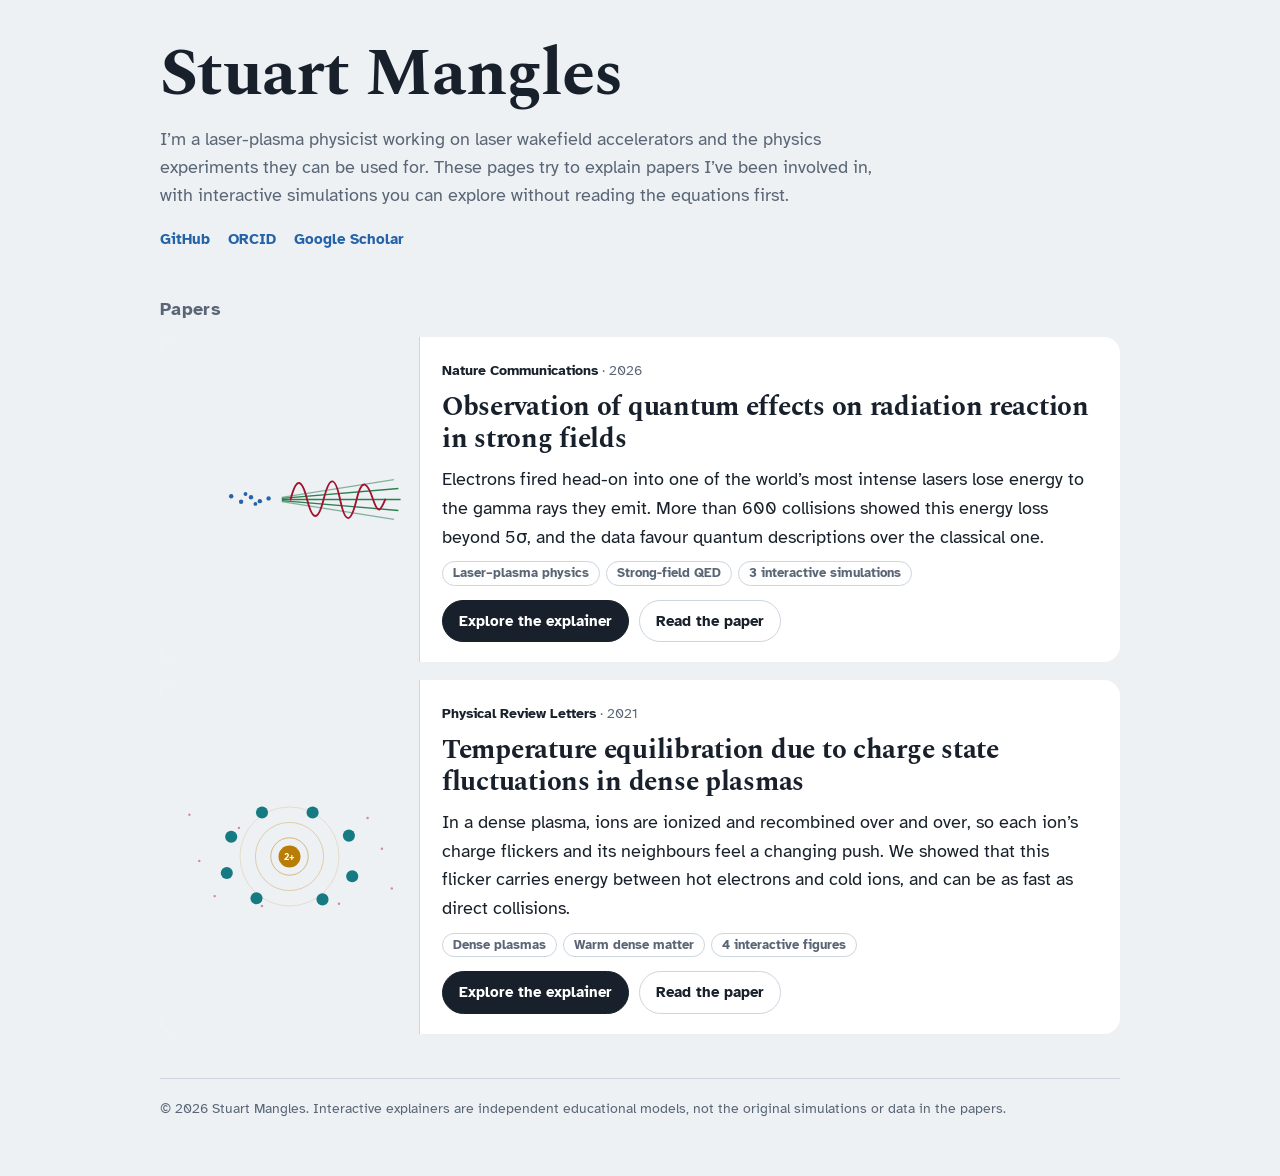
<file: index.html>
<!DOCTYPE html>
<html lang="en">
<head>
<meta charset="utf-8">
<meta name="viewport" content="width=device-width, initial-scale=1, viewport-fit=cover">
<!-- EDIT: your name -->
<title>Stuart Mangles — research, explained</title>
<meta name="description" content="Interactive explainers for research papers I’ve worked on.">
<link rel="preconnect" href="https://fonts.googleapis.com">
<link rel="preconnect" href="https://fonts.gstatic.com" crossorigin>
<link href="https://fonts.googleapis.com/css2?family=Atkinson+Hyperlegible:ital,wght@0,400;0,700;1,400&family=Spectral:wght@500;700&display=swap" rel="stylesheet">
<style>
:root{
  --bg:#EDF1F4; --panel:#FFFFFF; --ink:#18212B; --muted:#5A6676; --line:#CDD5DE;
  --laser:#A3122F; --qc:#2563A8; --gamma:#2F7D4F; --accent:#2563A8; --chg:#B97C05; --ion:#167A82; --elec:#BE2F72;
  color-scheme: light; box-sizing:border-box;
  padding-top:env(safe-area-inset-top,0px); padding-bottom:env(safe-area-inset-bottom,0px);
}
@media (prefers-color-scheme: dark){
  :root:not([data-theme="light"]){
    --bg:#0F151C; --panel:#18212B; --ink:#E4EAF0; --muted:#98A4B3; --line:#2C3846;
    --laser:#F0506E; --qc:#5C9BE6; --gamma:#5DBB84; --accent:#5C9BE6; --chg:#F0B23A; --ion:#4CC3C9; --elec:#F06BA8; color-scheme: dark;
  }
}
:root[data-theme="dark"]{
  --bg:#0F151C; --panel:#18212B; --ink:#E4EAF0; --muted:#98A4B3; --line:#2C3846;
  --laser:#F0506E; --qc:#5C9BE6; --gamma:#5DBB84; --accent:#5C9BE6; --chg:#F0B23A; --ion:#4CC3C9; --elec:#F06BA8; color-scheme: dark;
}
*,*::before,*::after{box-sizing:inherit}
html{scroll-padding-top:env(safe-area-inset-top,0px)}
body{margin:0;background:var(--bg);color:var(--ink);font:400 18px/1.6 "Atkinson Hyperlegible",system-ui,-apple-system,"Segoe UI",sans-serif;-webkit-font-smoothing:antialiased}
.wrap{max-width:1000px;margin:0 auto;padding:40px 20px 56px}
h1,h2,h3{font-family:Spectral,Georgia,"Times New Roman",serif;font-weight:700;letter-spacing:-0.01em;margin:0}
h1{font-size:clamp(2.4rem,7vw,4.2rem);line-height:1.02}
h2{font-size:1.1rem;font-family:"Atkinson Hyperlegible",system-ui,sans-serif;letter-spacing:.02em;color:var(--muted);margin:44px 0 14px}
h3{font-size:clamp(1.35rem,3.4vw,1.7rem);line-height:1.15}
a{color:var(--accent)}
a:focus-visible{outline:3px solid var(--accent);outline-offset:2px;border-radius:4px}
.intro{max-width:62ch;color:var(--muted);font-size:1.1rem;margin:16px 0 0}
.links{display:flex;flex-wrap:wrap;gap:8px 18px;margin:18px 0 0;padding:0;list-style:none;font-weight:700;font-size:.95rem}
.links a{text-decoration:none}
.links a:hover{text-decoration:underline}

.papers{display:grid;gap:18px;margin:0;padding:0;list-style:none}
.paper{background:var(--panel);border-radius:16px;overflow:hidden;display:grid;grid-template-columns:260px minmax(0,1fr)}
.thumb{background:var(--bg);display:flex;align-items:center;justify-content:center;padding:14px;border-right:1px solid var(--line)}
.thumb svg{width:100%;height:auto;display:block}
.body{padding:22px 22px 20px;display:flex;flex-direction:column;gap:10px}
.meta{font-size:.9rem;color:var(--muted);margin:0}
.meta b{color:var(--ink)}
.summary{margin:0;max-width:62ch}
.role{margin:0;font-size:.95rem;color:var(--muted)}
.actions{display:flex;flex-wrap:wrap;gap:10px;margin-top:4px}
.btn{display:inline-block;font-size:.95rem;font-weight:700;text-decoration:none;border-radius:999px;padding:8px 16px;border:1.5px solid var(--line);color:var(--ink)}
.btn:hover{border-color:var(--muted)}
.btn.primary{background:var(--ink);color:var(--panel);border-color:var(--ink)}
.btn.primary:hover{opacity:.9}
.tags{display:flex;flex-wrap:wrap;gap:6px;margin:0;padding:0;list-style:none}
.tags li{font-size:.8rem;font-weight:700;color:var(--muted);border:1.5px solid var(--line);border-radius:999px;padding:1px 10px}
/* ===== Flickering-charge thumbnail (charge fluctuations paper) ===== */
.flicker .shells,.flicker .nbrs{transform-box:view-box;transform-origin:210px 110px}
.flicker .shells{animation:fl-shells 5s ease-in-out infinite}
.flicker .nbrs{animation:fl-nbrs 5s ease-in-out infinite}
.flicker .z2{animation:fl-z2 5s steps(1,end) infinite}
.flicker .z3{animation:fl-z3 5s steps(1,end) infinite}
.flicker .glow{transform-box:view-box;transform-origin:210px 110px;animation:fl-glow 5s ease-out infinite}
.flicker .e-out{animation:fl-eout 5s linear infinite}
.flicker .e-in{animation:fl-ein 5s linear infinite}
@keyframes fl-shells{0%,38%{transform:scale(1)}44%,84%{transform:scale(.67)}90%,100%{transform:scale(1)}}
@keyframes fl-nbrs{0%,38%{transform:scale(1)}54%,84%{transform:scale(1.08)}98%,100%{transform:scale(1)}}
@keyframes fl-z2{0%{opacity:1}40%{opacity:0}88%{opacity:1}}
@keyframes fl-z3{0%{opacity:0}40%{opacity:1}88%{opacity:0}}
@keyframes fl-glow{0%,39%{opacity:0;transform:scale(1)}40%{opacity:.45;transform:scale(1)}50%{opacity:0;transform:scale(1.9)}87%{opacity:0;transform:scale(1)}88%{opacity:.45;transform:scale(1)}98%,100%{opacity:0;transform:scale(1.9)}}
@keyframes fl-eout{0%,39.9%{opacity:0;transform:translate(0,0)}40%{opacity:1;transform:translate(0,0)}62%{opacity:0;transform:translate(150px,-48px)}100%{opacity:0;transform:translate(150px,-48px)}}
@keyframes fl-ein{0%,67.9%{opacity:0;transform:translate(-150px,42px)}68%{opacity:0;transform:translate(-150px,42px)}72%{opacity:1}87.9%{opacity:1;transform:translate(0,0)}88%,100%{opacity:0;transform:translate(0,0)}}
@media (prefers-reduced-motion:reduce){.flicker *{animation:none!important}.flicker .z3,.flicker .e-out,.flicker .e-in,.flicker .glow{opacity:0}}
footer{margin-top:44px;padding-top:18px;border-top:1px solid var(--line);color:var(--muted);font-size:.9rem}
@media (max-width:720px){
  .paper{grid-template-columns:minmax(0,1fr)}
  .thumb{border-right:0;border-bottom:1px solid var(--line);padding:10px 14px}
  .thumb svg{max-width:360px}
  .body{padding:18px 16px}
}
</style>
</head>
<body>
<div class="wrap">
  <header>
    <!-- EDIT: your name, a one- or two-sentence introduction, and your links -->
    <h1>Stuart Mangles</h1>
    <p class="intro">I’m a laser-plasma physicist working on laser wakefield accelerators and the physics experiments they can be used for. These pages try to explain papers I’ve been involved in, with interactive simulations you can explore without reading the equations first.</p>
    <ul class="links">
      <li><a href="https://github.com/sm297">GitHub</a></li>
      <li><a href="n">ORCID</a></li>
      <li><a href="https://scholar.google.com/citations?user=MHIYfcIAAAAJ">Google Scholar</a></li>
    </ul>
  </header>

  <main>
    <h2>Papers</h2>
    <ul class="papers">

      <!-- ===== Paper: radiation reaction (Nature Communications, 2026) ===== -->
      <li class="paper">
        <div class="thumb" aria-hidden="true">
          <svg viewBox="0 0 420 220">
            <g stroke="var(--gamma)" stroke-width="2.4" fill="none">
              <path d="M196 110 L412 110"/><path d="M196 108 L408 90"/><path d="M196 112 L408 130"/>
              <path d="M196 106 L400 74" stroke-opacity=".55"/><path d="M196 114 L400 146" stroke-opacity=".55"/>
            </g>
            <g fill="var(--qc)">
              <circle cx="104" cy="104" r="4"/><circle cx="122" cy="114" r="4"/><circle cx="140" cy="106" r="4"/>
              <circle cx="156" cy="113" r="4"/><circle cx="172" cy="108" r="4"/><circle cx="130" cy="100" r="3.5"/><circle cx="148" cy="118" r="3.5"/>
            </g>
            <path d="M212 110 C222 70, 232 70, 242 110 S262 150, 272 110 S292 62, 302 110 S322 152, 332 110 S352 80, 362 110 S376 128, 384 110"
                  stroke="var(--laser)" stroke-width="3.4" fill="none" stroke-linecap="round"/>
          </svg>
        </div>
        <div class="body">
          <p class="meta"><b>Nature Communications</b> · 2026</p>
          <h3>Observation of quantum effects on radiation reaction in strong fields</h3>
          <p class="summary">Electrons fired head-on into one of the world’s most intense lasers lose energy to the gamma rays they emit. More than 600 collisions showed this energy loss beyond 5σ, and the data favour quantum descriptions over the classical one.</p>
          <ul class="tags"><li>Laser–plasma physics</li><li>Strong-field QED</li><li>3 interactive simulations</li></ul>
          <div class="actions">
            <a class="btn primary" href="radiation-reaction/index.html">Explore the explainer</a>
            <a class="btn" href="https://doi.org/10.1038/s41467-025-67918-8">Read the paper</a>
          </div>
        </div>
      </li>

      <!-- ===== Paper: charge-state fluctuations (Physical Review Letters, 2021) ===== -->
      <li class="paper">
        <div class="thumb" aria-hidden="true">
          <svg viewBox="0 0 420 220" class="flicker">
            <g fill="var(--elec)" opacity=".55">
              <circle cx="28" cy="34" r="2.2"/><circle cx="74" cy="182" r="2.2"/><circle cx="118" cy="58" r="2.2"/><circle cx="352" cy="40" r="2.2"/>
              <circle cx="396" cy="168" r="2.2"/><circle cx="300" cy="196" r="2.2"/><circle cx="46" cy="118" r="2.2"/><circle cx="378" cy="96" r="2.2"/>
              <circle cx="160" cy="200" r="2.2"/><circle cx="250" cy="24" r="2.2"/>
            </g>
            <g class="shells" fill="none" stroke="var(--chg)" stroke-width="1.6">
              <circle cx="210" cy="110" r="34" stroke-opacity=".55"/>
              <circle cx="210" cy="110" r="62" stroke-opacity=".35"/>
              <circle cx="210" cy="110" r="90" stroke-opacity=".2"/>
            </g>
            <g class="nbrs" fill="var(--ion)">
              <circle cx="104" cy="74" r="11"/><circle cx="96" cy="140" r="11"/><circle cx="150" cy="186" r="11"/><circle cx="270" cy="188" r="11"/>
              <circle cx="324" cy="146" r="11"/><circle cx="318" cy="72" r="11"/><circle cx="252" cy="30" r="11"/><circle cx="160" cy="30" r="11"/>
            </g>
            <circle class="glow" cx="210" cy="110" r="22" fill="var(--chg)" opacity="0"/>
            <circle cx="210" cy="110" r="20" fill="var(--chg)"/>
            <g font-family="Atkinson Hyperlegible, system-ui, sans-serif" font-weight="700" font-size="17" text-anchor="middle" fill="var(--panel)">
              <text class="z2" x="210" y="116">2+</text>
              <text class="z3" x="210" y="116" opacity="0">3+</text>
            </g>
            <circle class="e-out" cx="210" cy="110" r="4" fill="var(--elec)" opacity="0"/>
            <circle class="e-in" cx="210" cy="110" r="4" fill="var(--elec)" opacity="0"/>
          </svg>
        </div>
        <div class="body">
          <p class="meta"><b>Physical Review Letters</b> · 2021</p>
          <h3>Temperature equilibration due to charge state fluctuations in dense plasmas</h3>
          <p class="summary">In a dense plasma, ions are ionized and recombined over and over, so each ion’s charge flickers and its neighbours feel a changing push. We showed that this flicker carries energy between hot electrons and cold ions, and can be as fast as direct collisions.</p>
          <ul class="tags"><li>Dense plasmas</li><li>Warm dense matter</li><li>4 interactive figures</li></ul>
          <div class="actions">
            <a class="btn primary" href="charge-fluctuations/index.html">Explore the explainer</a>
            <a class="btn" href="https://doi.org/10.1103/PhysRevLett.127.035002">Read the paper</a>
          </div>
        </div>
      </li>

      <!-- ===== TEMPLATE for the next paper: copy this block, uncomment it, and fill it in =====
      <li class="paper">
        <div class="thumb" aria-hidden="true">
          <svg viewBox="0 0 420 220"> ... a simple illustration, or replace this div's contents with an <img> ... </svg>
        </div>
        <div class="body">
          <p class="meta"><b>Journal name</b> · Year</p>
          <h3>Paper title</h3>
          <p class="summary">Two sentences in plain language: what was done and what was found.</p>
          <p class="role">My role: ...</p>
          <ul class="tags"><li>Topic</li><li>Topic</li></ul>
          <div class="actions">
            <a class="btn primary" href="folder-name/index.html">Explore the explainer</a>
            <a class="btn" href="https://doi.org/...">Read the paper</a>
          </div>
        </div>
      </li>
      ===== end of template ===== -->

    </ul>
  </main>

  <!-- EDIT: your name -->
  <footer>© 2026 Stuart Mangles. Interactive explainers are independent educational models, not the original simulations or data in the papers.</footer>
</div>
</body>
</html>
</file>
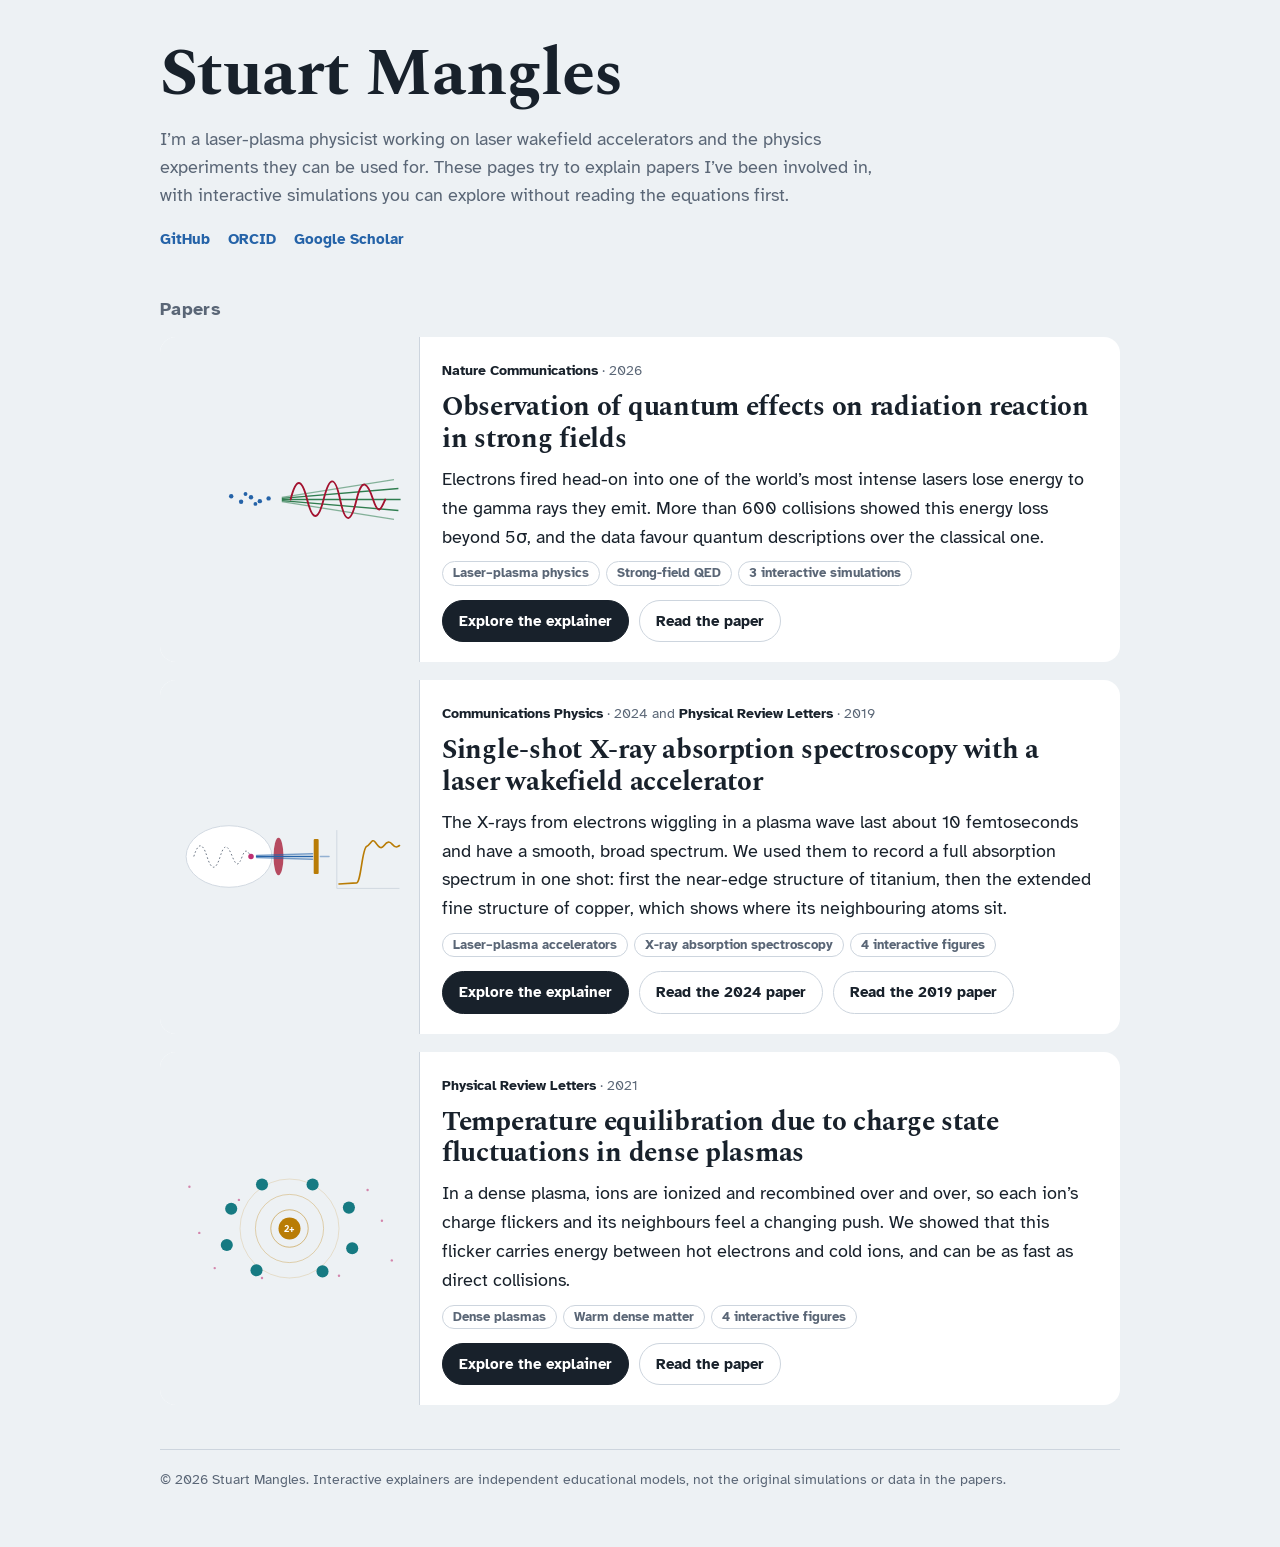
<file: paper-explainers-auto-index/index.html>
<!DOCTYPE html>
<html lang="en">
<head>
<meta charset="utf-8">
<meta name="viewport" content="width=device-width, initial-scale=1, viewport-fit=cover">
<!-- EDIT: your name -->
<title>Stuart Mangles — research, explained</title>
<meta name="description" content="Interactive explainers for research papers I’ve worked on.">
<link rel="preconnect" href="https://fonts.googleapis.com">
<link rel="preconnect" href="https://fonts.gstatic.com" crossorigin>
<link href="https://fonts.googleapis.com/css2?family=Atkinson+Hyperlegible:ital,wght@0,400;0,700;1,400&family=Spectral:wght@500;700&display=swap" rel="stylesheet">
<style>
:root{
  --bg:#EDF1F4; --panel:#FFFFFF; --ink:#18212B; --muted:#5A6676; --line:#CDD5DE;
  --laser:#A3122F; --qc:#2563A8; --gamma:#2F7D4F; --accent:#2563A8; --chg:#B97C05; --ion:#167A82; --elec:#BE2F72;
  color-scheme: light; box-sizing:border-box;
  padding-top:env(safe-area-inset-top,0px); padding-bottom:env(safe-area-inset-bottom,0px);
}
@media (prefers-color-scheme: dark){
  :root:not([data-theme="light"]){
    --bg:#0F151C; --panel:#18212B; --ink:#E4EAF0; --muted:#98A4B3; --line:#2C3846;
    --laser:#F0506E; --qc:#5C9BE6; --gamma:#5DBB84; --accent:#5C9BE6; --chg:#F0B23A; --ion:#4CC3C9; --elec:#F06BA8; color-scheme: dark;
  }
}
:root[data-theme="dark"]{
  --bg:#0F151C; --panel:#18212B; --ink:#E4EAF0; --muted:#98A4B3; --line:#2C3846;
  --laser:#F0506E; --qc:#5C9BE6; --gamma:#5DBB84; --accent:#5C9BE6; --chg:#F0B23A; --ion:#4CC3C9; --elec:#F06BA8; color-scheme: dark;
}
*,*::before,*::after{box-sizing:inherit}
html{scroll-padding-top:env(safe-area-inset-top,0px)}
body{margin:0;background:var(--bg);color:var(--ink);font:400 18px/1.6 "Atkinson Hyperlegible",system-ui,-apple-system,"Segoe UI",sans-serif;-webkit-font-smoothing:antialiased}
.wrap{max-width:1000px;margin:0 auto;padding:40px 20px 56px}
h1,h2,h3{font-family:Spectral,Georgia,"Times New Roman",serif;font-weight:700;letter-spacing:-0.01em;margin:0}
h1{font-size:clamp(2.4rem,7vw,4.2rem);line-height:1.02}
h2{font-size:1.1rem;font-family:"Atkinson Hyperlegible",system-ui,sans-serif;letter-spacing:.02em;color:var(--muted);margin:44px 0 14px}
h3{font-size:clamp(1.35rem,3.4vw,1.7rem);line-height:1.15}
a{color:var(--accent)}
a:focus-visible{outline:3px solid var(--accent);outline-offset:2px;border-radius:4px}
.intro{max-width:62ch;color:var(--muted);font-size:1.1rem;margin:16px 0 0}
.links{display:flex;flex-wrap:wrap;gap:8px 18px;margin:18px 0 0;padding:0;list-style:none;font-weight:700;font-size:.95rem}
.links a{text-decoration:none}
.links a:hover{text-decoration:underline}

.papers{display:grid;gap:18px;margin:0;padding:0;list-style:none}
.paper{background:var(--panel);border-radius:16px;overflow:hidden;display:grid;grid-template-columns:260px minmax(0,1fr)}
.thumb{background:var(--bg);display:flex;align-items:center;justify-content:center;padding:14px;border-right:1px solid var(--line)}
.thumb svg{width:100%;height:auto;display:block}
.body{padding:22px 22px 20px;display:flex;flex-direction:column;gap:10px}
.meta{font-size:.9rem;color:var(--muted);margin:0}
.meta b{color:var(--ink)}
.summary{margin:0;max-width:62ch}
.role{margin:0;font-size:.95rem;color:var(--muted)}
.actions{display:flex;flex-wrap:wrap;gap:10px;margin-top:4px}
.btn{display:inline-block;font-size:.95rem;font-weight:700;text-decoration:none;border-radius:999px;padding:8px 16px;border:1.5px solid var(--line);color:var(--ink)}
.btn:hover{border-color:var(--muted)}
.btn.primary{background:var(--ink);color:var(--panel);border-color:var(--ink)}
.btn.primary:hover{opacity:.9}
.tags{display:flex;flex-wrap:wrap;gap:6px;margin:0;padding:0;list-style:none}
.tags li{font-size:.8rem;font-weight:700;color:var(--muted);border:1.5px solid var(--line);border-radius:999px;padding:1px 10px}
/* Card styles below are generated from <style> blocks in each card.html. */
/* CARD-STYLES:START */
/* from charge-fluctuations/card.html */
/* ===== Flickering-charge thumbnail (charge fluctuations paper) ===== */
.flicker .shells,.flicker .nbrs{transform-box:view-box;transform-origin:210px 110px}
.flicker .shells{animation:fl-shells 5s ease-in-out infinite}
.flicker .nbrs{animation:fl-nbrs 5s ease-in-out infinite}
.flicker .z2{animation:fl-z2 5s steps(1,end) infinite}
.flicker .z3{animation:fl-z3 5s steps(1,end) infinite}
.flicker .glow{transform-box:view-box;transform-origin:210px 110px;animation:fl-glow 5s ease-out infinite}
.flicker .e-out{animation:fl-eout 5s linear infinite}
.flicker .e-in{animation:fl-ein 5s linear infinite}
@keyframes fl-shells{0%,38%{transform:scale(1)}44%,84%{transform:scale(.67)}90%,100%{transform:scale(1)}}
@keyframes fl-nbrs{0%,38%{transform:scale(1)}54%,84%{transform:scale(1.08)}98%,100%{transform:scale(1)}}
@keyframes fl-z2{0%{opacity:1}40%{opacity:0}88%{opacity:1}}
@keyframes fl-z3{0%{opacity:0}40%{opacity:1}88%{opacity:0}}
@keyframes fl-glow{0%,39%{opacity:0;transform:scale(1)}40%{opacity:.45;transform:scale(1)}50%{opacity:0;transform:scale(1.9)}87%{opacity:0;transform:scale(1)}88%{opacity:.45;transform:scale(1)}98%,100%{opacity:0;transform:scale(1.9)}}
@keyframes fl-eout{0%,39.9%{opacity:0;transform:translate(0,0)}40%{opacity:1;transform:translate(0,0)}62%{opacity:0;transform:translate(150px,-48px)}100%{opacity:0;transform:translate(150px,-48px)}}
@keyframes fl-ein{0%,67.9%{opacity:0;transform:translate(-150px,42px)}68%{opacity:0;transform:translate(-150px,42px)}72%{opacity:1}87.9%{opacity:1;transform:translate(0,0)}88%,100%{opacity:0;transform:translate(0,0)}}
@media (prefers-reduced-motion:reduce){.flicker *{animation:none!important}.flicker .z3,.flicker .e-out,.flicker .e-in,.flicker .glow{opacity:0}}
/* CARD-STYLES:END */
footer{margin-top:44px;padding-top:18px;border-top:1px solid var(--line);color:var(--muted);font-size:.9rem}
@media (max-width:720px){
  .paper{grid-template-columns:minmax(0,1fr)}
  .thumb{border-right:0;border-bottom:1px solid var(--line);padding:10px 14px}
  .thumb svg{max-width:360px}
  .body{padding:18px 16px}
}
</style>
</head>
<body>
<div class="wrap">
  <header>
    <!-- EDIT: your name, a one- or two-sentence introduction, and your links -->
    <h1>Stuart Mangles</h1>
    <p class="intro">I’m a laser-plasma physicist working on laser wakefield accelerators and the physics experiments they can be used for. These pages try to explain papers I’ve been involved in, with interactive simulations you can explore without reading the equations first.</p>
    <ul class="links">
      <li><a href="https://github.com/sm297">GitHub</a></li>
      <li><a href="n">ORCID</a></li>
      <li><a href="https://scholar.google.com/citations?user=MHIYfcIAAAAJ">Google Scholar</a></li>
    </ul>
  </header>

  <main>
    <h2>Papers</h2>
    <ul class="papers">

      <!-- The cards between these markers are generated by scripts/build_index.py
           from each folder's card.html. Edit the card.html files, not this list. -->
      <!-- CARDS:START -->

      <!-- ===== radiation-reaction/card.html ===== -->
      <li class="paper" data-date="2026-01">
        <div class="thumb" aria-hidden="true">
          <svg viewBox="0 0 420 220">
            <g stroke="var(--gamma)" stroke-width="2.4" fill="none">
              <path d="M196 110 L412 110"/><path d="M196 108 L408 90"/><path d="M196 112 L408 130"/>
              <path d="M196 106 L400 74" stroke-opacity=".55"/><path d="M196 114 L400 146" stroke-opacity=".55"/>
            </g>
            <g fill="var(--qc)">
              <circle cx="104" cy="104" r="4"/><circle cx="122" cy="114" r="4"/><circle cx="140" cy="106" r="4"/>
              <circle cx="156" cy="113" r="4"/><circle cx="172" cy="108" r="4"/><circle cx="130" cy="100" r="3.5"/><circle cx="148" cy="118" r="3.5"/>
            </g>
            <path d="M212 110 C222 70, 232 70, 242 110 S262 150, 272 110 S292 62, 302 110 S322 152, 332 110 S352 80, 362 110 S376 128, 384 110"
                  stroke="var(--laser)" stroke-width="3.4" fill="none" stroke-linecap="round"/>
          </svg>
        </div>
        <div class="body">
          <p class="meta"><b>Nature Communications</b> · 2026</p>
          <h3>Observation of quantum effects on radiation reaction in strong fields</h3>
          <p class="summary">Electrons fired head-on into one of the world’s most intense lasers lose energy to the gamma rays they emit. More than 600 collisions showed this energy loss beyond 5σ, and the data favour quantum descriptions over the classical one.</p>
          <ul class="tags"><li>Laser–plasma physics</li><li>Strong-field QED</li><li>3 interactive simulations</li></ul>
          <div class="actions">
            <a class="btn primary" href="radiation-reaction/index.html">Explore the explainer</a>
            <a class="btn" href="https://doi.org/10.1038/s41467-025-67918-8">Read the paper</a>
          </div>
        </div>
      </li>

      <!-- ===== x-ray-absorption/card.html ===== -->
      <li class="paper" data-date="2024-07">
        <div class="thumb" aria-hidden="true">
          <svg viewBox="0 0 420 220">
            <ellipse cx="100" cy="110" rx="78" ry="56" fill="var(--panel)" stroke="var(--line)" stroke-width="1.6"/>
            <ellipse cx="190" cy="110" rx="9" ry="34" fill="var(--laser)" opacity=".75"/>
            <path d="M36 110 C44 84, 52 84, 60 110 S76 136, 84 110 S98 90, 106 110 S118 126, 124 110 S134 100, 140 110"
                  stroke="var(--muted)" stroke-width="1.6" stroke-dasharray="3 4" fill="none"/>
            <circle cx="140" cy="110" r="5" fill="var(--elec)"/>
            <g stroke="var(--qc)" stroke-width="2.4" stroke-linecap="round">
              <path d="M150 110 L252 110"/><path d="M150 108 L252 105" stroke-opacity=".6"/><path d="M150 112 L252 115" stroke-opacity=".6"/>
            </g>
            <rect x="254" y="78" width="9" height="64" rx="2" fill="var(--chg)"/>
            <g stroke="var(--qc)" stroke-width="2.4" stroke-linecap="round" stroke-opacity=".45">
              <path d="M266 110 L282 110"/>
            </g>
            <path d="M296 62 L296 168 L410 168" stroke="var(--line)" stroke-width="1.6" fill="none"/>
            <path d="M300 160 L332 158 C340 157, 342 96, 350 92 S360 76, 366 84 S376 98, 382 90 S392 82, 397 88 S405 94, 410 90"
                  stroke="var(--chg)" stroke-width="3" fill="none" stroke-linecap="round"/>
          </svg>
        </div>
        <div class="body">
          <p class="meta"><b>Communications Physics</b> · 2024 and <b>Physical Review Letters</b> · 2019</p>
          <h3>Single-shot X-ray absorption spectroscopy with a laser wakefield accelerator</h3>
          <p class="summary">The X-rays from electrons wiggling in a plasma wave last about 10 femtoseconds and have a smooth, broad spectrum. We used them to record a full absorption spectrum in one shot: first the near-edge structure of titanium, then the extended fine structure of copper, which shows where its neighbouring atoms sit.</p>
          <ul class="tags"><li>Laser–plasma accelerators</li><li>X-ray absorption spectroscopy</li><li>4 interactive figures</li></ul>
          <div class="actions">
            <a class="btn primary" href="x-ray-absorption/index.html">Explore the explainer</a>
            <a class="btn" href="https://doi.org/10.1038/s42005-024-01735-1">Read the 2024 paper</a>
            <a class="btn" href="https://doi.org/10.1103/PhysRevLett.123.254801">Read the 2019 paper</a>
          </div>
        </div>
      </li>

      <!-- ===== charge-fluctuations/card.html ===== -->
      <li class="paper" data-date="2021-07">
        <div class="thumb" aria-hidden="true">
          <svg viewBox="0 0 420 220" class="flicker">
            <g fill="var(--elec)" opacity=".55">
              <circle cx="28" cy="34" r="2.2"/><circle cx="74" cy="182" r="2.2"/><circle cx="118" cy="58" r="2.2"/><circle cx="352" cy="40" r="2.2"/>
              <circle cx="396" cy="168" r="2.2"/><circle cx="300" cy="196" r="2.2"/><circle cx="46" cy="118" r="2.2"/><circle cx="378" cy="96" r="2.2"/>
              <circle cx="160" cy="200" r="2.2"/><circle cx="250" cy="24" r="2.2"/>
            </g>
            <g class="shells" fill="none" stroke="var(--chg)" stroke-width="1.6">
              <circle cx="210" cy="110" r="34" stroke-opacity=".55"/>
              <circle cx="210" cy="110" r="62" stroke-opacity=".35"/>
              <circle cx="210" cy="110" r="90" stroke-opacity=".2"/>
            </g>
            <g class="nbrs" fill="var(--ion)">
              <circle cx="104" cy="74" r="11"/><circle cx="96" cy="140" r="11"/><circle cx="150" cy="186" r="11"/><circle cx="270" cy="188" r="11"/>
              <circle cx="324" cy="146" r="11"/><circle cx="318" cy="72" r="11"/><circle cx="252" cy="30" r="11"/><circle cx="160" cy="30" r="11"/>
            </g>
            <circle class="glow" cx="210" cy="110" r="22" fill="var(--chg)" opacity="0"/>
            <circle cx="210" cy="110" r="20" fill="var(--chg)"/>
            <g font-family="Atkinson Hyperlegible, system-ui, sans-serif" font-weight="700" font-size="17" text-anchor="middle" fill="var(--panel)">
              <text class="z2" x="210" y="116">2+</text>
              <text class="z3" x="210" y="116" opacity="0">3+</text>
            </g>
            <circle class="e-out" cx="210" cy="110" r="4" fill="var(--elec)" opacity="0"/>
            <circle class="e-in" cx="210" cy="110" r="4" fill="var(--elec)" opacity="0"/>
          </svg>
        </div>
        <div class="body">
          <p class="meta"><b>Physical Review Letters</b> · 2021</p>
          <h3>Temperature equilibration due to charge state fluctuations in dense plasmas</h3>
          <p class="summary">In a dense plasma, ions are ionized and recombined over and over, so each ion’s charge flickers and its neighbours feel a changing push. We showed that this flicker carries energy between hot electrons and cold ions, and can be as fast as direct collisions.</p>
          <ul class="tags"><li>Dense plasmas</li><li>Warm dense matter</li><li>4 interactive figures</li></ul>
          <div class="actions">
            <a class="btn primary" href="charge-fluctuations/index.html">Explore the explainer</a>
            <a class="btn" href="https://doi.org/10.1103/PhysRevLett.127.035002">Read the paper</a>
          </div>
        </div>
      </li>

      <!-- CARDS:END -->

    </ul>
  </main>

  <!-- EDIT: your name -->
  <footer>© 2026 Stuart Mangles. Interactive explainers are independent educational models, not the original simulations or data in the papers.</footer>
</div>
</body>
</html>
</file>
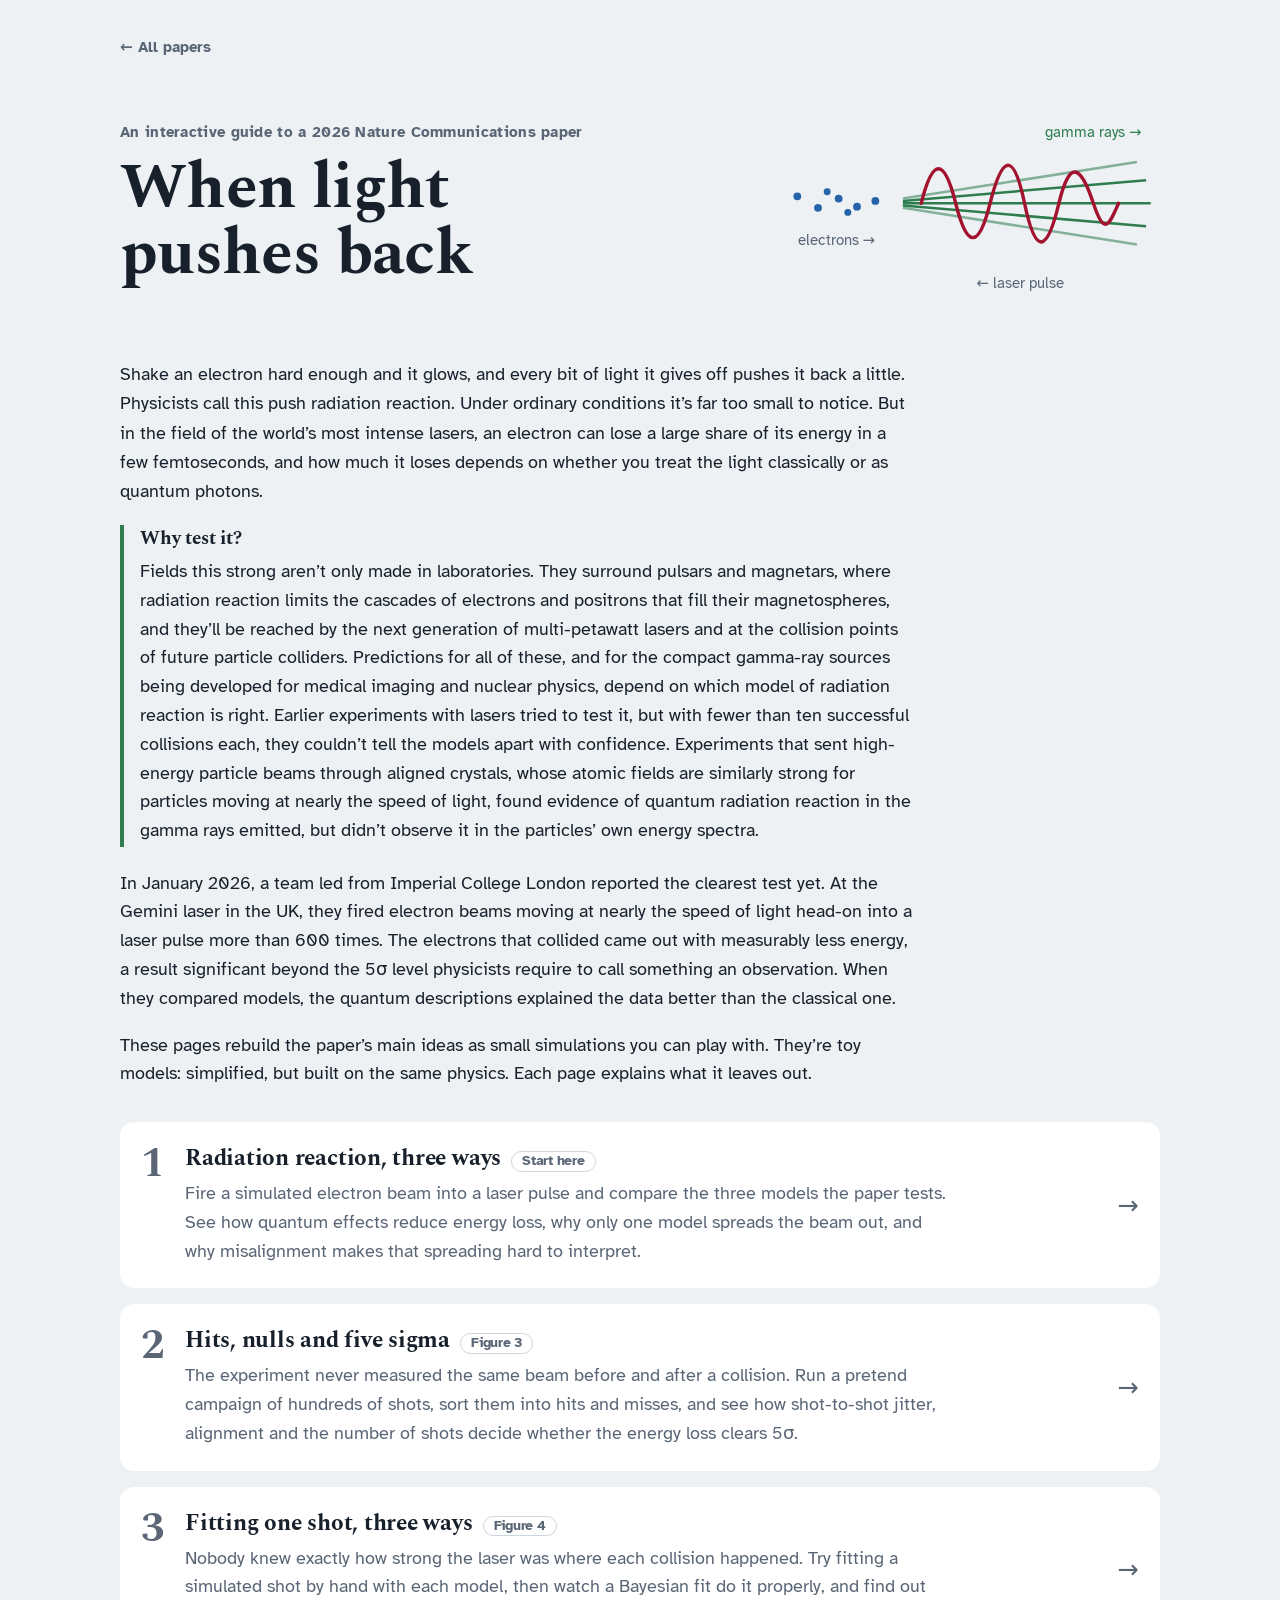
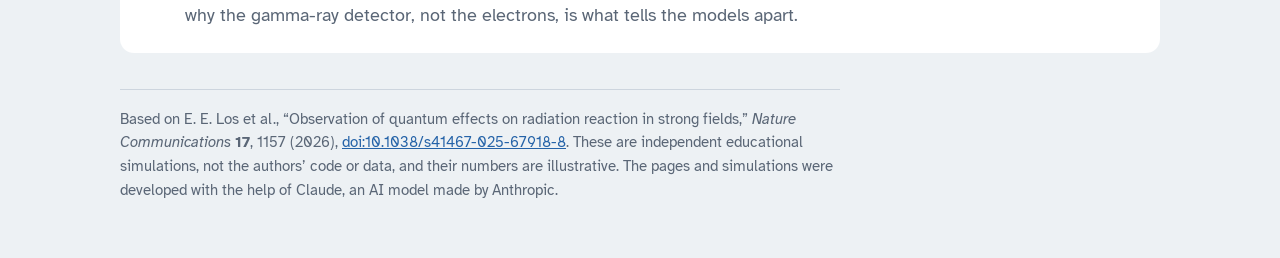
<file: radiation-reaction/index.html>
<!DOCTYPE html>
<html lang="en">
<head>
<meta charset="utf-8">
<meta name="viewport" content="width=device-width, initial-scale=1, viewport-fit=cover">
<title>When light pushes back: radiation reaction, explained interactively</title>
<meta name="description" content="Interactive simulations explaining the 2026 observation of quantum effects on radiation reaction in strong laser fields.">
<link rel="preconnect" href="https://fonts.googleapis.com">
<link rel="preconnect" href="https://fonts.gstatic.com" crossorigin>
<link href="https://fonts.googleapis.com/css2?family=Atkinson+Hyperlegible:ital,wght@0,400;0,700;1,400&family=Spectral:wght@500;700&display=swap" rel="stylesheet">
<style>
:root{
  --bg:#EDF1F4; --panel:#FFFFFF; --ink:#18212B; --muted:#5A6676; --line:#CDD5DE;
  --laser:#A3122F; --classical:#D1495B; --qc:#2563A8; --qs:#7B3FB8; --gamma:#2F7D4F; --accent:#2563A8;
  color-scheme: light; box-sizing:border-box;
  padding-top:env(safe-area-inset-top,0px); padding-bottom:env(safe-area-inset-bottom,0px);
}
@media (prefers-color-scheme: dark){
  :root:not([data-theme="light"]){
    --bg:#0F151C; --panel:#18212B; --ink:#E4EAF0; --muted:#98A4B3; --line:#2C3846;
    --laser:#F0506E; --classical:#F27084; --qc:#5C9BE6; --qs:#B183EC; --gamma:#5DBB84; --accent:#5C9BE6;
    color-scheme: dark;
  }
}
:root[data-theme="dark"]{
  --bg:#0F151C; --panel:#18212B; --ink:#E4EAF0; --muted:#98A4B3; --line:#2C3846;
  --laser:#F0506E; --classical:#F27084; --qc:#5C9BE6; --qs:#B183EC; --gamma:#5DBB84; --accent:#5C9BE6;
  color-scheme: dark;
}
*,*::before,*::after{box-sizing:inherit}
html{scroll-padding-top:env(safe-area-inset-top,0px)}
body{margin:0;background:var(--bg);color:var(--ink);font:400 18px/1.6 "Atkinson Hyperlegible",system-ui,-apple-system,"Segoe UI",sans-serif;-webkit-font-smoothing:antialiased}
.wrap{max-width:1080px;margin:0 auto;padding:32px 20px 56px}
h1,h2{font-family:Spectral,Georgia,"Times New Roman",serif;font-weight:700;letter-spacing:-0.01em;margin:0}
h1{font-size:clamp(2.3rem,6.5vw,4rem);line-height:1.02;max-width:14ch}
h2{font-size:1.45rem;line-height:1.2}
a{color:var(--accent)}
.hero{display:grid;grid-template-columns:minmax(0,1.1fr) minmax(0,1fr);gap:28px;align-items:center}
.back{display:inline-block;font-size:.95rem;font-weight:700;color:var(--muted);text-decoration:none;margin:0 0 18px}
.back:hover{color:var(--ink)}
.kicker{font-size:.95rem;font-weight:700;color:var(--muted);margin:0 0 12px;letter-spacing:.02em}
.collision{width:100%;height:auto;display:block}
.prose{max-width:66ch;margin-top:30px}
.prose p{margin:0 0 1em}
.prose p:first-child{font-size:1.15rem}
.why{border-left:4px solid var(--gamma);padding:2px 0 2px 16px;margin:0 0 1.2em}
.why h2{font-size:1.2rem;margin:0 0 .35em}
.why p{margin:0}
.pages{display:grid;gap:16px;margin-top:34px;padding:0;list-style:none;counter-reset:page}
.page{counter-increment:page}
.page a{display:grid;grid-template-columns:auto minmax(0,1fr) auto;gap:6px 20px;align-items:start;background:var(--panel);border-radius:14px;padding:22px 20px;text-decoration:none;color:var(--ink);border:1.5px solid transparent;transition:border-color .15s}
.page a:hover{border-color:var(--line)}
.page a:focus-visible{outline:3px solid var(--accent);outline-offset:2px}
.num{font-family:Spectral,Georgia,serif;font-size:2.6rem;line-height:.9;font-weight:700;color:var(--muted);grid-row:span 2}
.num::before{content:counter(page)}
.page h2{display:flex;align-items:baseline;gap:10px;flex-wrap:wrap}
.tag{font-family:"Atkinson Hyperlegible",sans-serif;font-size:.85rem;font-weight:700;color:var(--muted);border:1.5px solid var(--line);border-radius:999px;padding:1px 10px}
.page p{margin:0;color:var(--muted);max-width:64ch;grid-column:2}
.arrow{font-size:1.6rem;line-height:1;color:var(--muted);grid-row:span 2;align-self:center}
.page a:hover .arrow{color:var(--ink)}
.start{font-size:.95rem;font-weight:700;color:var(--accent)}
footer{margin-top:36px;padding-top:18px;border-top:1px solid var(--line);color:var(--muted);font-size:.92rem;max-width:72ch}
@media (max-width:760px){
  .hero{grid-template-columns:minmax(0,1fr)}
  .page a{grid-template-columns:auto minmax(0,1fr);padding:18px 16px}
  .arrow{display:none}
  .num{font-size:2.1rem}
}
.ray{stroke-dasharray:1 1;stroke-dashoffset:0}
@media (prefers-reduced-motion: no-preference){
  /* One 4.5 s loop: beams approach, overlap at ~32%, gamma rays grow forward, everything fades and restarts */
  .beam{animation:e-move 4.5s linear infinite}
  .pulse{animation:l-move 4.5s linear infinite}
  .ray{animation:ray 4.5s cubic-bezier(.2,.7,.3,1) infinite}
  .ray.side{animation-delay:.08s}
  .ray.outer{animation-delay:.16s}
  @keyframes e-move{0%{transform:translateX(-40px);opacity:0}6%{opacity:1}84%{opacity:1}92%,100%{transform:translateX(130px);opacity:0}}
  @keyframes l-move{0%{transform:translateX(40px);opacity:0}6%{opacity:1}84%{opacity:1}92%,100%{transform:translateX(-130px);opacity:0}}
  @keyframes ray{0%,32%{stroke-dashoffset:1;opacity:0}33%{stroke-dashoffset:.97;opacity:1}72%{stroke-dashoffset:0;opacity:1}86%{stroke-dashoffset:0;opacity:1}96%,100%{stroke-dashoffset:0;opacity:0}}
}
</style>
</head>
<body>
<div class="wrap">
  <a class="back" href="../index.html">← All papers</a>
  <header class="hero">
    <div>
      <p class="kicker">An interactive guide to a 2026 Nature Communications paper</p>
      <h1>When light pushes back</h1>
    </div>
    <svg class="collision" viewBox="0 0 420 220" role="img" aria-label="An electron beam moving right meets a laser pulse moving left. Gamma rays stream out to the right, in the electrons’ direction of travel.">
      <!-- gamma rays: a narrow forward cone along the electron direction; each grows from the collision point -->
      <g stroke="var(--gamma)" stroke-width="2.2" stroke-linecap="butt" fill="none">
        <path class="ray" pathLength="1" d="M196 110 L412 110"/>
        <path class="ray side" pathLength="1" d="M196 108 L408 90"/><path class="ray side" pathLength="1" d="M196 112 L408 130"/>
        <path class="ray outer" pathLength="1" d="M196 106 L400 74" stroke-opacity=".55"/><path class="ray outer" pathLength="1" d="M196 114 L400 146" stroke-opacity=".55"/>
      </g>
      <!-- electron beam -->
      <g class="beam">
        <g fill="var(--qc)">
          <circle cx="104" cy="104" r="3.4"/><circle cx="122" cy="114" r="3.4"/><circle cx="140" cy="106" r="3.4"/>
          <circle cx="156" cy="113" r="3.4"/><circle cx="172" cy="108" r="3.4"/><circle cx="130" cy="100" r="3"/><circle cx="148" cy="118" r="3"/>
        </g>
      </g>
      <!-- laser pulse -->
      <g class="pulse">
        <path d="M212 110 C222 70, 232 70, 242 110 S262 150, 272 110 S292 62, 302 110 S322 152, 332 110 S352 80, 362 110 S376 128, 384 110"
              stroke="var(--laser)" stroke-width="3" fill="none" stroke-linecap="round"/>
      </g>
      <text x="138" y="146" font-size="13" fill="var(--muted)" text-anchor="middle" font-family="Atkinson Hyperlegible, system-ui, sans-serif">electrons →</text>
      <text x="298" y="184" font-size="13" fill="var(--muted)" text-anchor="middle" font-family="Atkinson Hyperlegible, system-ui, sans-serif">← laser pulse</text>
      <text x="404" y="52" font-size="13" fill="var(--gamma)" text-anchor="end" font-family="Atkinson Hyperlegible, system-ui, sans-serif">gamma rays →</text>
    </svg>
  </header>

  <section class="prose">
    <p>Shake an electron hard enough and it glows, and every bit of light it gives off pushes it back a little. Physicists call this push radiation reaction. Under ordinary conditions it’s far too small to notice. But in the field of the world’s most intense lasers, an electron can lose a large share of its energy in a few femtoseconds, and how much it loses depends on whether you treat the light classically or as quantum photons.</p>
    <div class="why">
      <h2>Why test it?</h2>
      <p>Fields this strong aren’t only made in laboratories. They surround pulsars and magnetars, where radiation reaction limits the cascades of electrons and positrons that fill their magnetospheres, and they’ll be reached by the next generation of multi-petawatt lasers and at the collision points of future particle colliders. Predictions for all of these, and for the compact gamma-ray sources being developed for medical imaging and nuclear physics, depend on which model of radiation reaction is right. Earlier experiments with lasers tried to test it, but with fewer than ten successful collisions each, they couldn’t tell the models apart with confidence. Experiments that sent high-energy particle beams through aligned crystals, whose atomic fields are similarly strong for particles moving at nearly the speed of light, found evidence of quantum radiation reaction in the gamma rays emitted, but didn’t observe it in the particles’ own energy spectra.</p>
    </div>
    <p>In January 2026, a team led from Imperial College London reported the clearest test yet. At the Gemini laser in the UK, they fired electron beams moving at nearly the speed of light head-on into a laser pulse more than 600 times. The electrons that collided came out with measurably less energy, a result significant beyond the 5σ level physicists require to call something an observation. When they compared models, the quantum descriptions explained the data better than the classical one.</p>
    <p>These pages rebuild the paper’s main ideas as small simulations you can play with. They’re toy models: simplified, but built on the same physics. Each page explains what it leaves out.</p>
  </section>

  <ol class="pages">
    <li class="page">
      <a href="radiation-reaction-simulator.html">
        <span class="num" aria-hidden="true"></span>
        <h2>Radiation reaction, three ways <span class="tag">Start here</span></h2>
        <span class="arrow" aria-hidden="true">→</span>
        <p>Fire a simulated electron beam into a laser pulse and compare the three models the paper tests. See how quantum effects reduce energy loss, why only one model spreads the beam out, and why misalignment makes that spreading hard to interpret.</p>
      </a>
    </li>
    <li class="page">
      <a href="figure3-hits-and-nulls.html">
        <span class="num" aria-hidden="true"></span>
        <h2>Hits, nulls and five sigma <span class="tag">Figure 3</span></h2>
        <span class="arrow" aria-hidden="true">→</span>
        <p>The experiment never measured the same beam before and after a collision. Run a pretend campaign of hundreds of shots, sort them into hits and misses, and see how shot-to-shot jitter, alignment and the number of shots decide whether the energy loss clears 5σ.</p>
      </a>
    </li>
    <li class="page">
      <a href="figure4-fitting-one-shot.html">
        <span class="num" aria-hidden="true"></span>
        <h2>Fitting one shot, three ways <span class="tag">Figure 4</span></h2>
        <span class="arrow" aria-hidden="true">→</span>
        <p>Nobody knew exactly how strong the laser was where each collision happened. Try fitting a simulated shot by hand with each model, then watch a Bayesian fit do it properly, and find out why the gamma-ray detector, not the electrons, is what tells the models apart.</p>
      </a>
    </li>
  </ol>

  <footer>
    Based on E. E. Los et al., “Observation of quantum effects on radiation reaction in strong fields,” <i>Nature Communications</i> <b>17</b>, 1157 (2026), <a href="https://doi.org/10.1038/s41467-025-67918-8">doi:10.1038/s41467-025-67918-8</a>. These are independent educational simulations, not the authors’ code or data, and their numbers are illustrative. The pages and simulations were developed with the help of Claude, an AI model made by Anthropic.
  </footer>
</div>
</body>
</html>
</file>
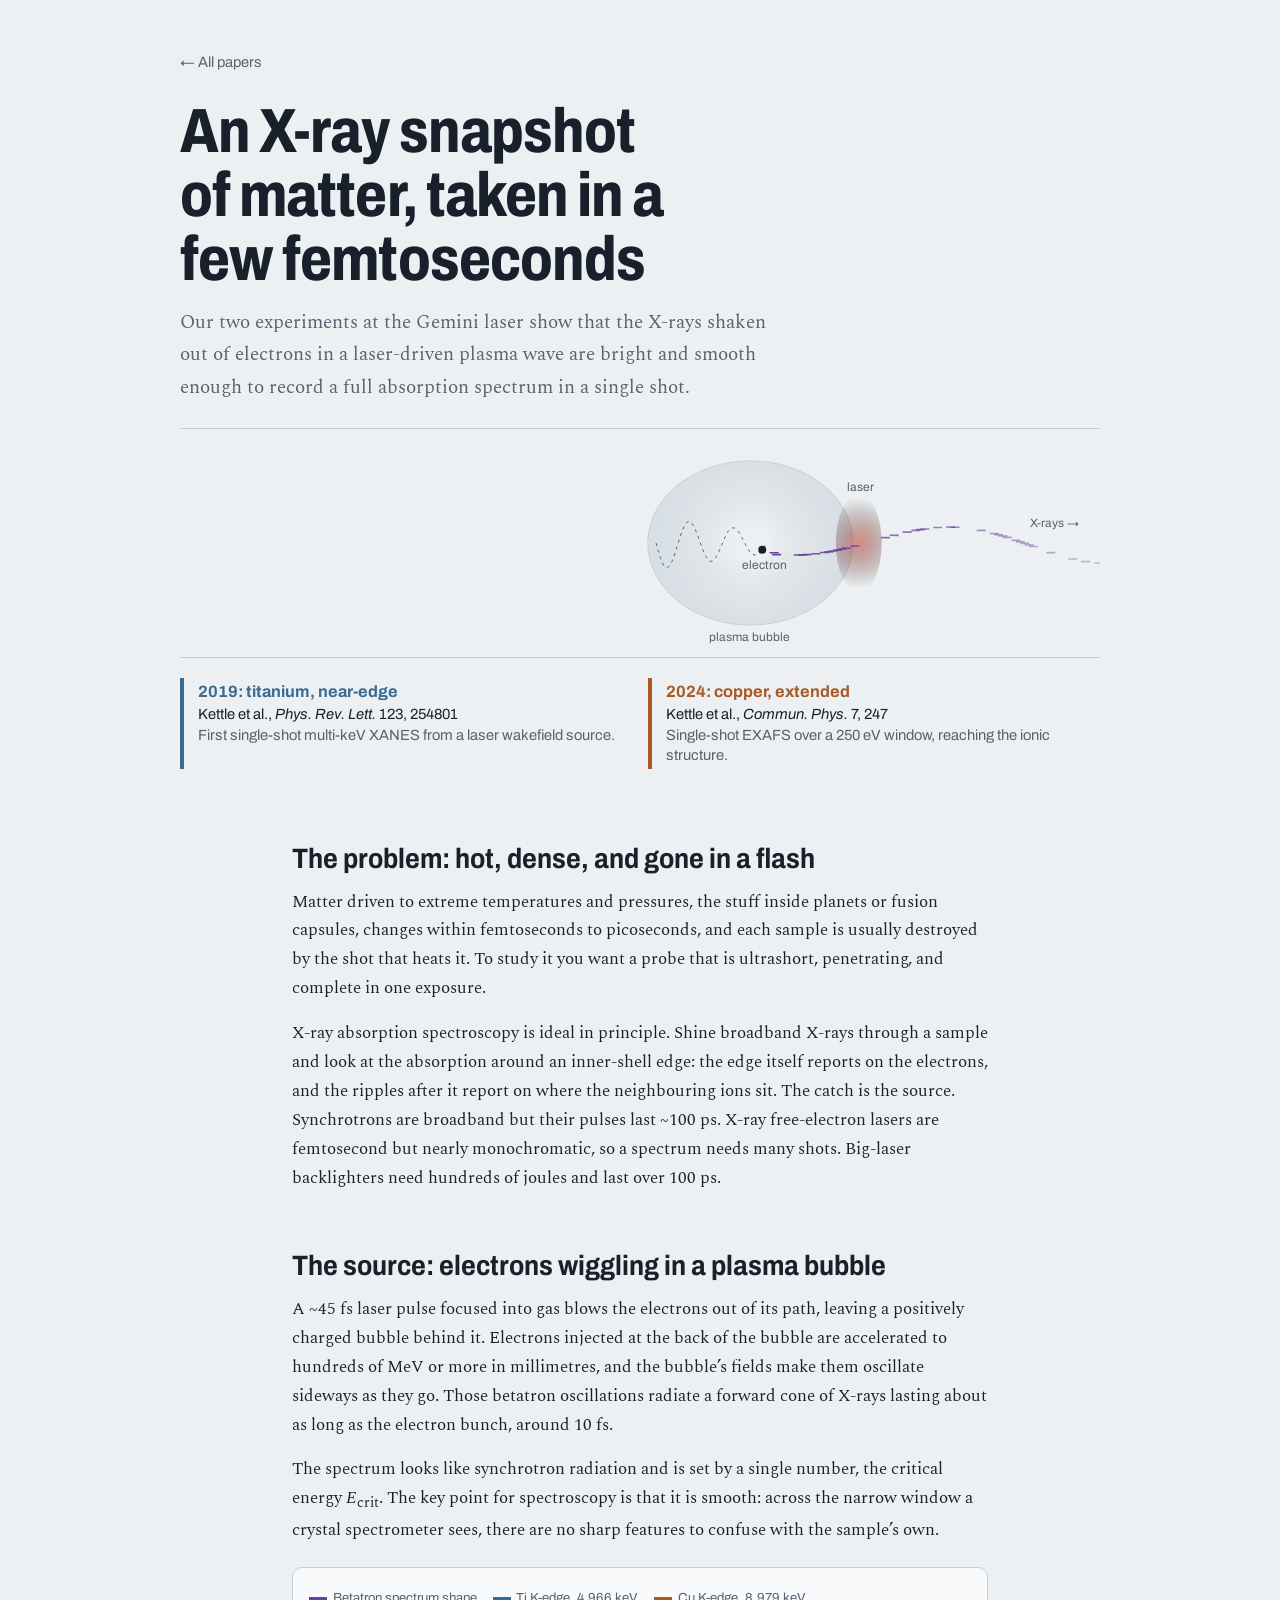
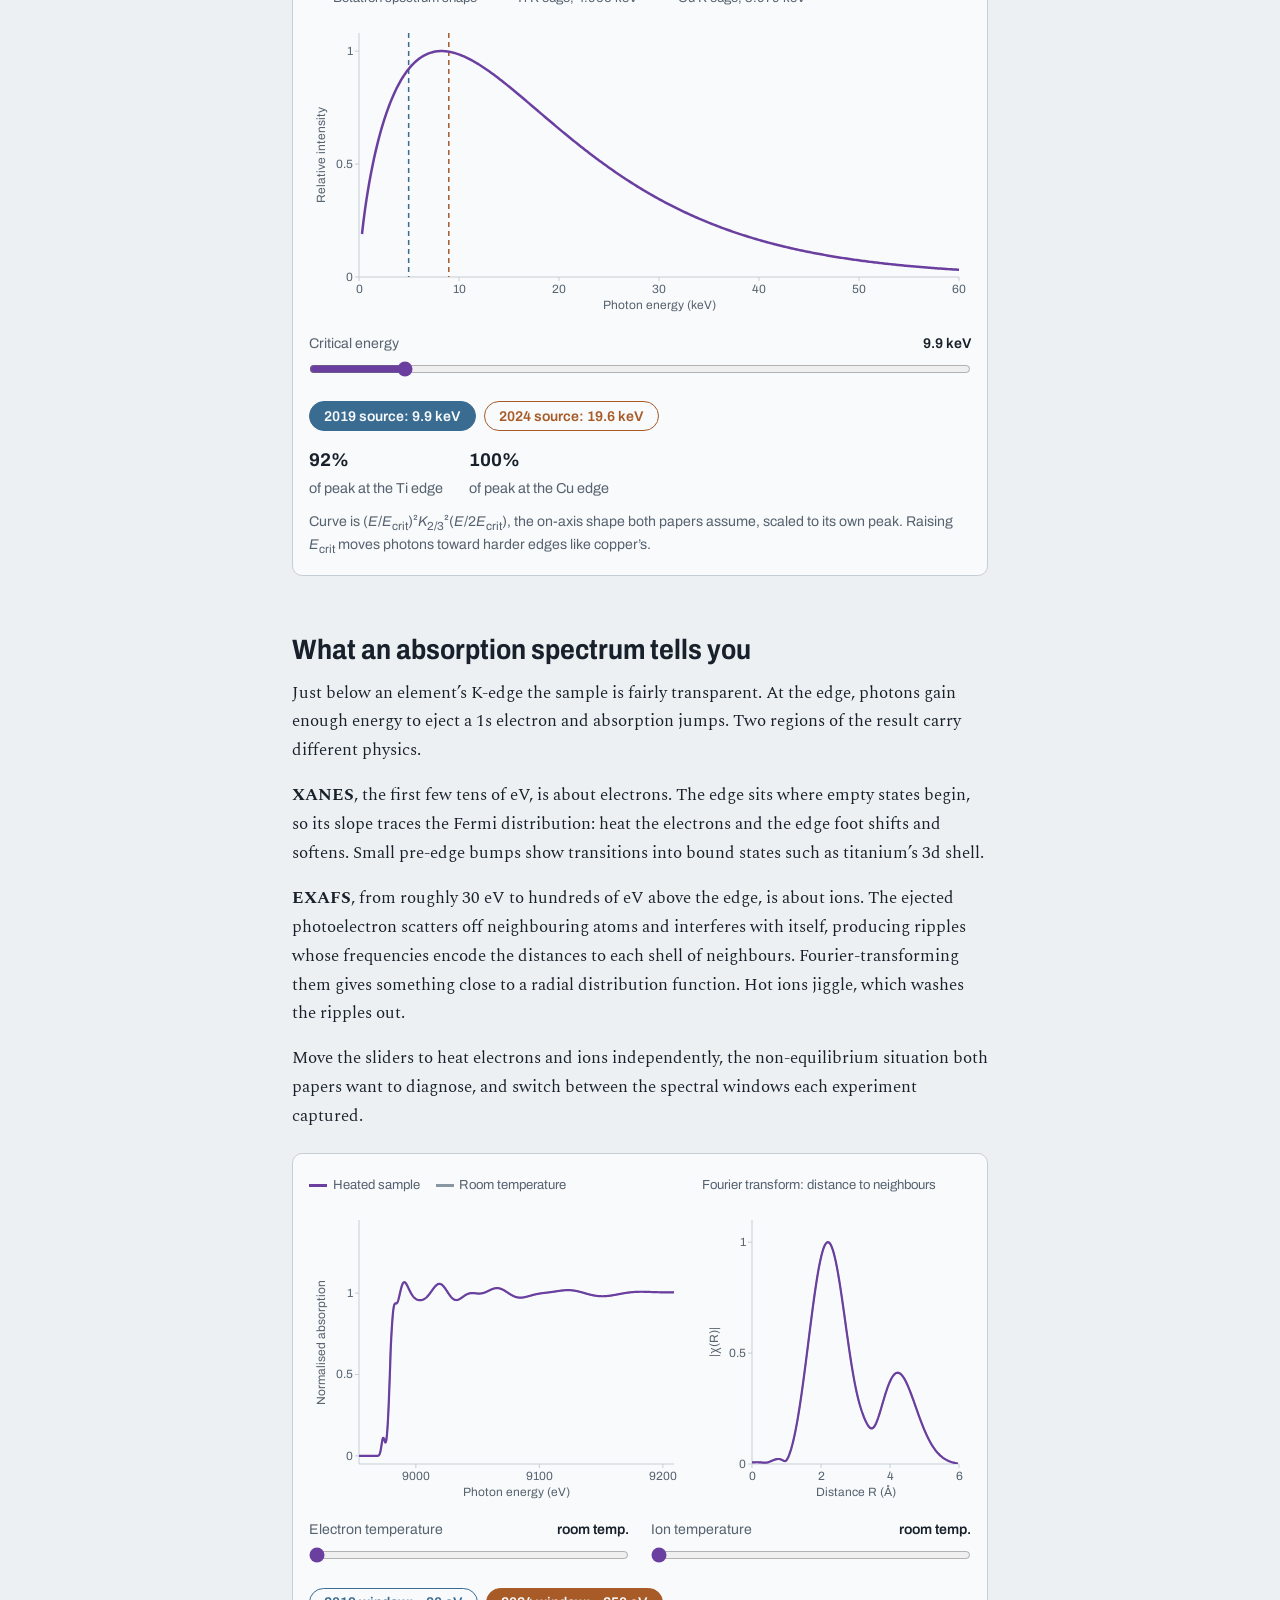
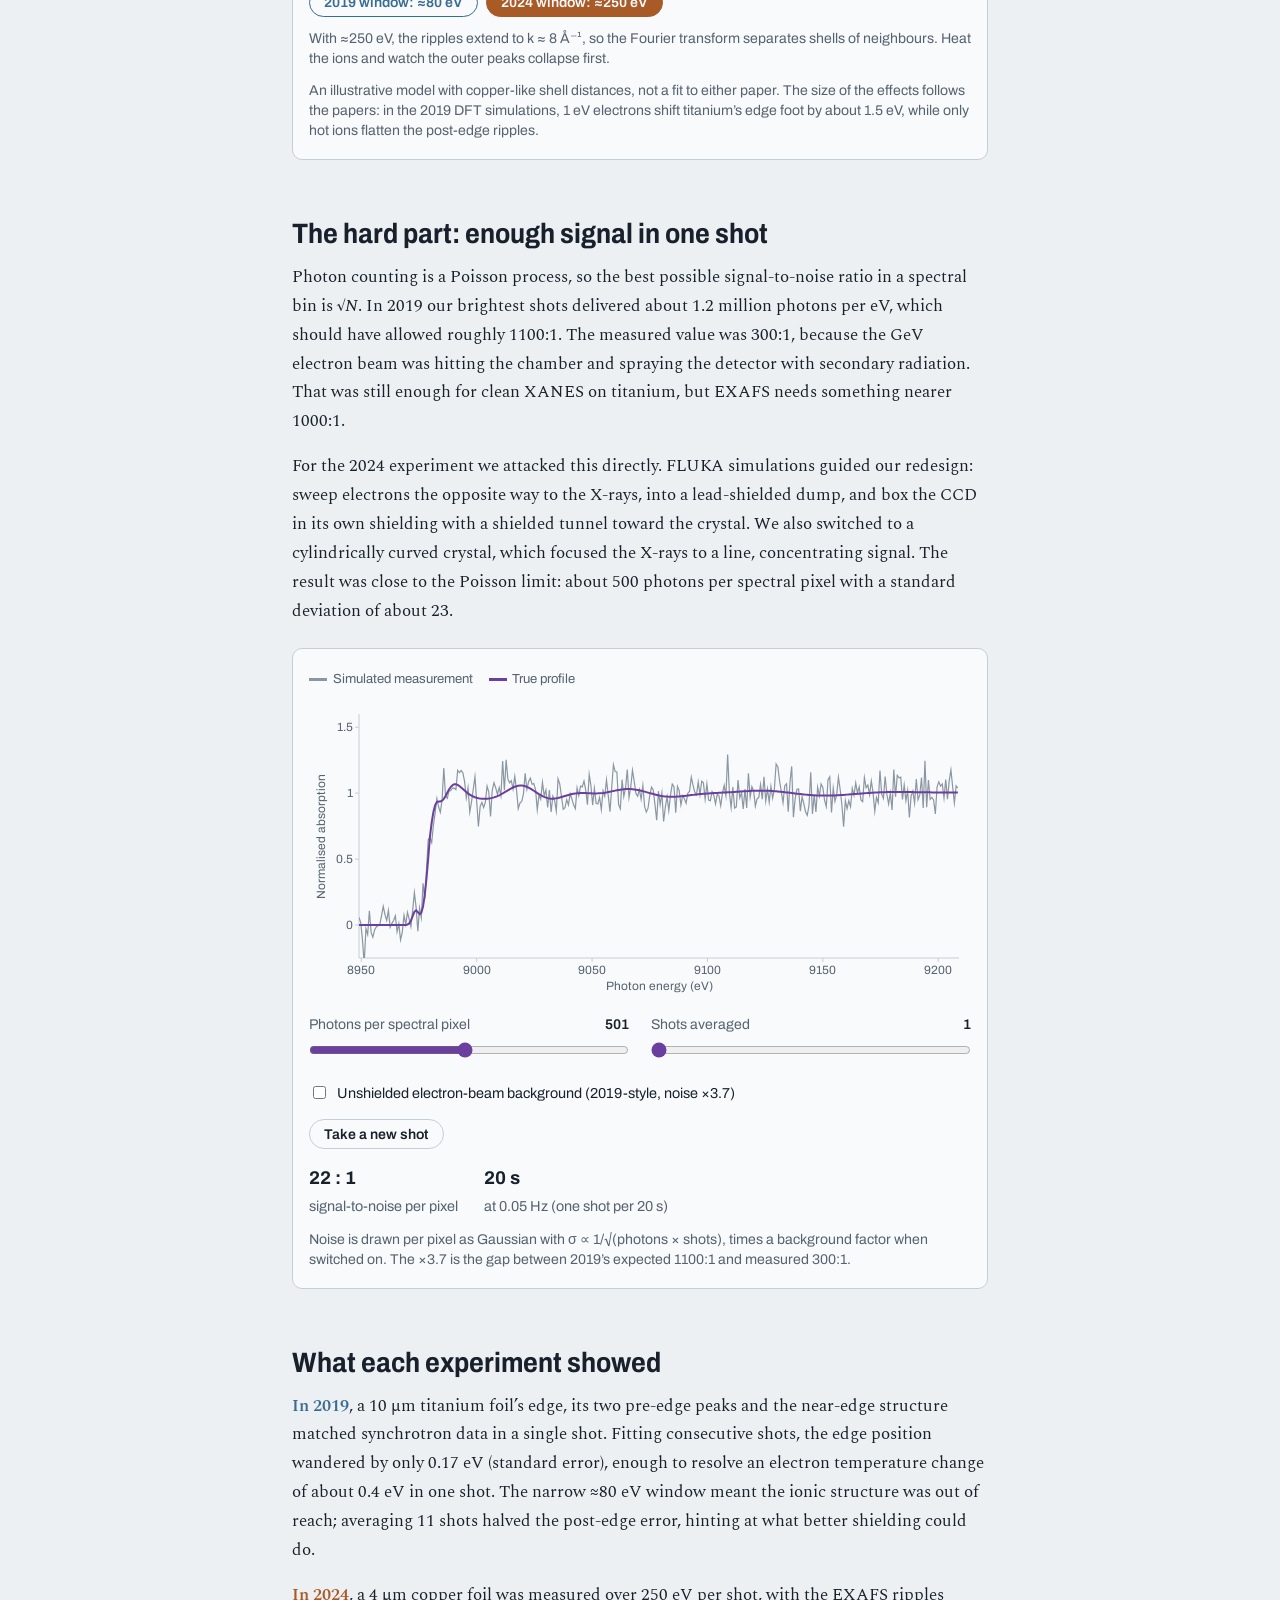
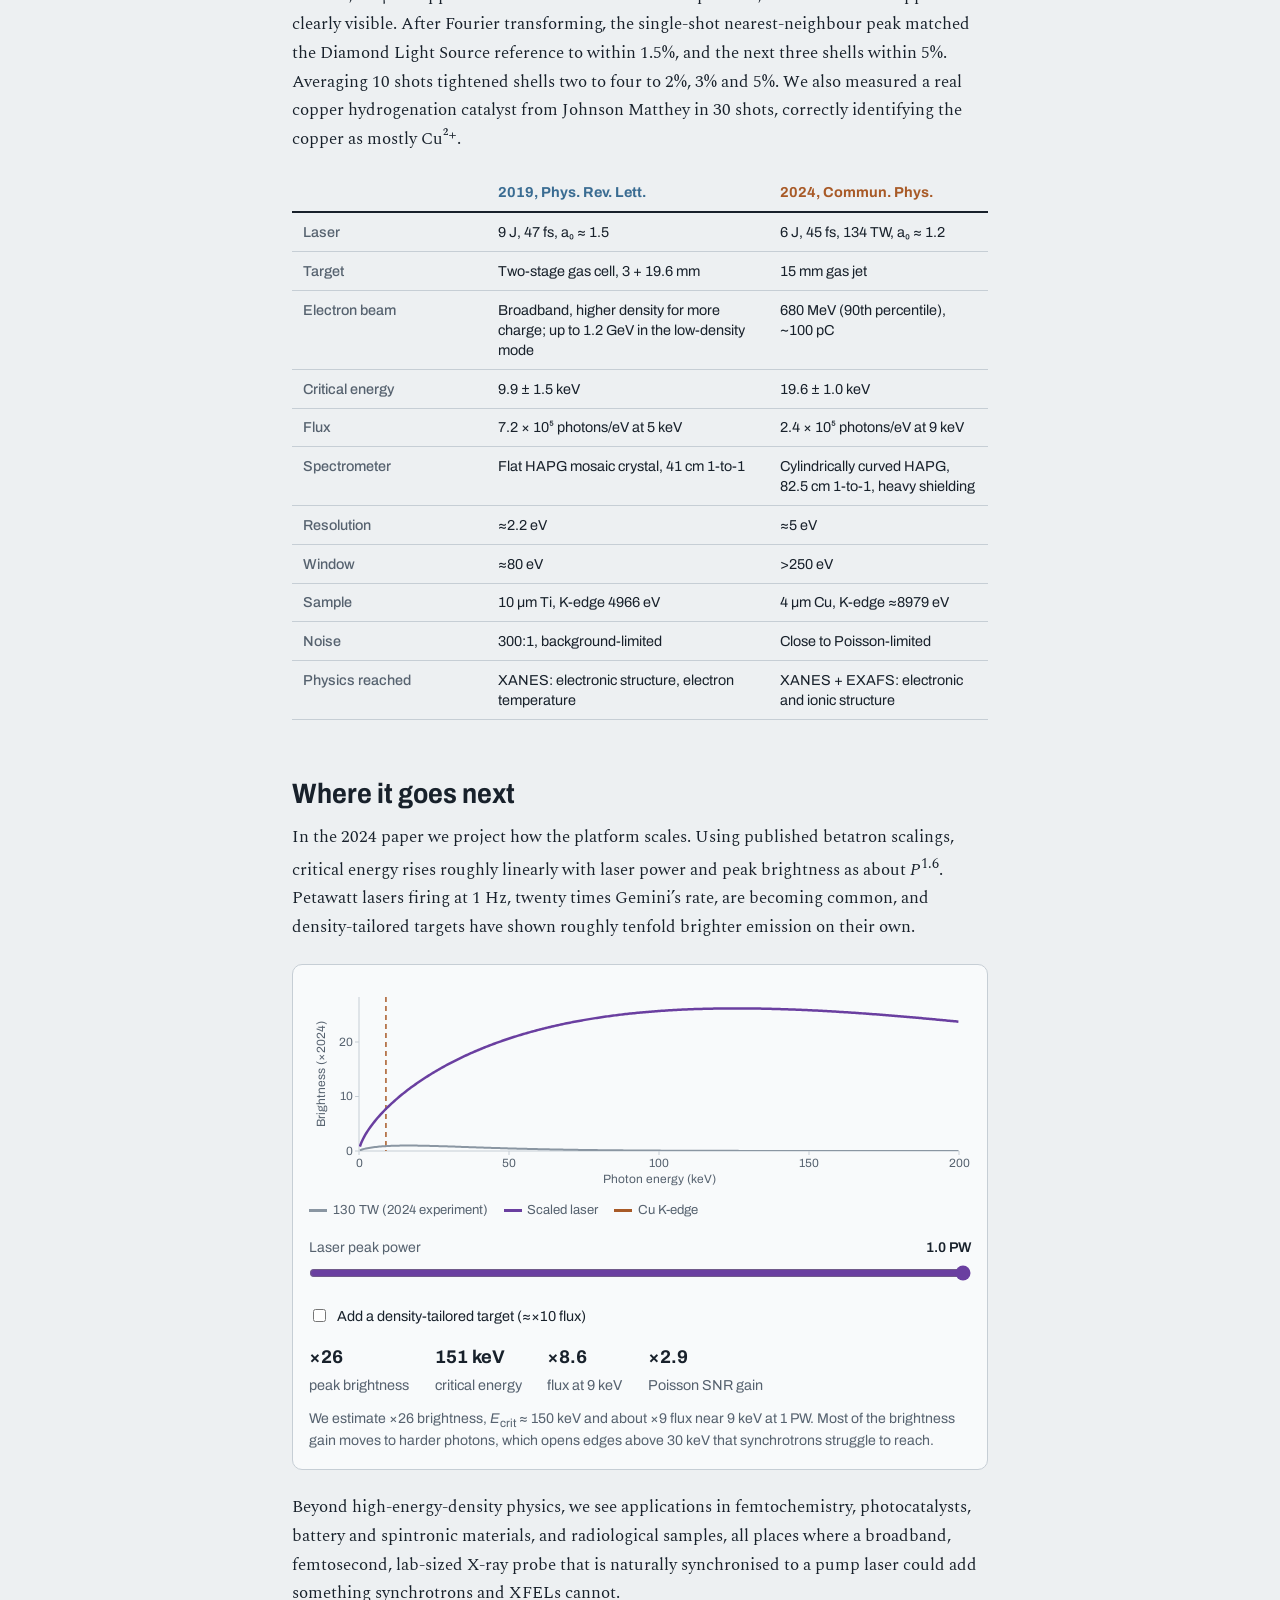
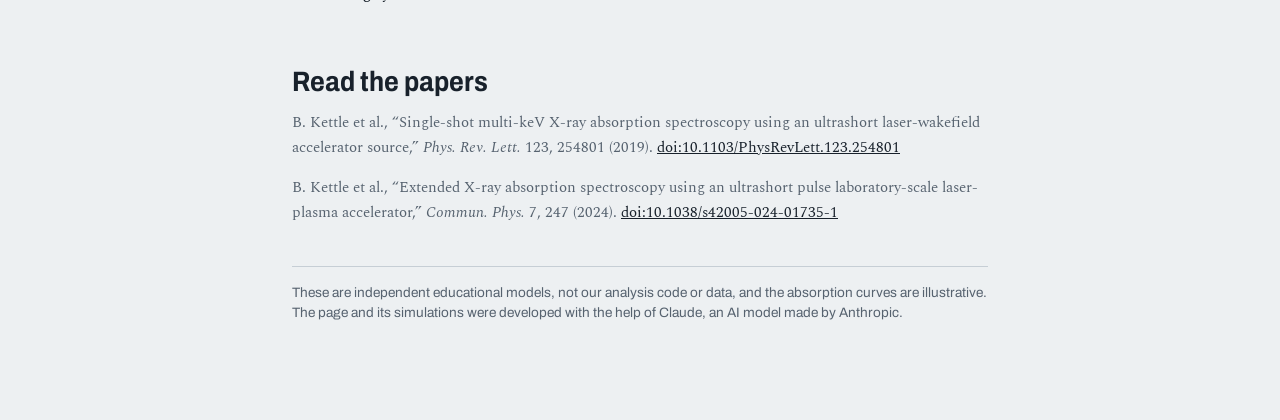
<file: paper-explainers-auto-index/x-ray-absorption/index.html>
<!DOCTYPE html>
<html lang="en">
<head>
<meta charset="utf-8">
<meta name="viewport" content="width=device-width, initial-scale=1, viewport-fit=cover">
<title>An X-ray snapshot of matter: single-shot X-ray absorption, explained interactively</title>
<meta name="description" content="Interactive explainer for our 2019 Physical Review Letters and 2024 Communications Physics papers on single-shot X-ray absorption spectroscopy with a laser wakefield accelerator.">
<link rel="preconnect" href="https://fonts.googleapis.com">
<link rel="preconnect" href="https://fonts.gstatic.com" crossorigin>
<link href="https://fonts.googleapis.com/css2?family=Archivo:wdth,wght@75..125,400..800&family=Spectral:ital,wght@0,400;0,600;1,400&display=swap" rel="stylesheet">
<style>
:root{
  --bg:#EDF0F2; --panel:#F8FAFB; --ink:#18212B; --muted:#56626F; --rule:#C6CED5;
  --ti:#3A6C92; --cu:#A85A27; --xray:#6A3FA0; --laser:#C0392B; --noise:#8A96A2;
  --ti-soft:rgba(58,108,146,.12); --cu-soft:rgba(168,90,39,.12);
  color-scheme:light;
  box-sizing:border-box;
  padding-top:env(safe-area-inset-top,0px);
  padding-bottom:env(safe-area-inset-bottom,0px);
}
@media (prefers-color-scheme:dark){
  :root:not([data-theme="light"]){
    --bg:#10161C; --panel:#161F27; --ink:#E2E8ED; --muted:#97A4B0; --rule:#2D3945;
    --ti:#82B4DA; --cu:#E39A63; --xray:#B892EC; --laser:#F07A6A; --noise:#6E7C89;
    --ti-soft:rgba(130,180,218,.14); --cu-soft:rgba(227,154,99,.14);
    color-scheme:dark;
  }
}
:root[data-theme="dark"]{
  --bg:#10161C; --panel:#161F27; --ink:#E2E8ED; --muted:#97A4B0; --rule:#2D3945;
  --ti:#82B4DA; --cu:#E39A63; --xray:#B892EC; --laser:#F07A6A; --noise:#6E7C89;
  --ti-soft:rgba(130,180,218,.14); --cu-soft:rgba(227,154,99,.14);
  color-scheme:dark;
}
html{scroll-padding-top:env(safe-area-inset-top,0px)}
*,*::before,*::after{box-sizing:inherit}
body{margin:0;background:var(--bg);color:var(--ink);
  font:400 1.075rem/1.68 Spectral, Georgia, "Times New Roman", serif;
  -webkit-font-smoothing:antialiased}
h1,h2,h3,.ui,button,label,table,.read{font-family:Archivo, "Helvetica Neue", Arial, sans-serif}
main{max-width:46rem;margin:0 auto;padding:0 1.25rem 5rem}
.wide{max-width:60rem;margin-left:auto;margin-right:auto}
header.hero{max-width:60rem;margin:0 auto;padding:3rem 1.25rem 1rem}
h1{font-stretch:82%;font-weight:760;font-size:clamp(2.1rem,6.4vw,3.9rem);line-height:1.02;letter-spacing:-.015em;margin:0 0 1rem;max-width:15ch}
.dek{font-size:1.2rem;color:var(--muted);max-width:38rem;margin:0 0 1.5rem}
#heroCanvas{width:100%;height:230px;display:block;border-top:1px solid var(--rule);border-bottom:1px solid var(--rule)}
.papers{display:grid;grid-template-columns:1fr 1fr;gap:1rem;margin:1.25rem 0 0}
.paper{border-left:4px solid var(--c);padding:.2rem 0 .2rem .85rem;font-family:Archivo,Arial,sans-serif;font-size:.92rem;line-height:1.4}
.paper b{display:block;font-size:1.02rem;color:var(--c)}
.paper span{color:var(--muted)}
@media (max-width:620px){.papers{grid-template-columns:1fr}}
h2{font-stretch:88%;font-weight:700;font-size:1.75rem;line-height:1.15;margin:3.6rem 0 .8rem}
h3{font-weight:650;font-size:1.05rem;margin:1.6rem 0 .4rem}
p{margin:0 0 1rem}
.ti{color:var(--ti);font-weight:600}
.cu{color:var(--cu);font-weight:600}
.lab{background:var(--panel);border:1px solid var(--rule);border-radius:10px;padding:1rem 1rem 1.1rem;margin:1.4rem 0}
.lab canvas{width:100%;display:block}
.c-main{height:300px}
.c-small{height:210px}
.controls{display:grid;grid-template-columns:repeat(auto-fit,minmax(14rem,1fr));gap:.9rem 1.4rem;margin-top:.9rem}
.ctl label{display:flex;justify-content:space-between;font-size:.88rem;color:var(--muted);gap:.5rem}
.ctl label output{color:var(--ink);font-weight:600;font-variant-numeric:tabular-nums}
input[type=range]{width:100%;accent-color:var(--xray);margin:.35rem 0 0}
.btns{display:flex;flex-wrap:wrap;gap:.5rem;margin-top:.9rem}
button{font-size:.88rem;font-weight:600;border:1.5px solid var(--b,var(--rule));color:var(--b,var(--ink));background:transparent;border-radius:999px;padding:.4rem .9rem;cursor:pointer}
button[aria-pressed="true"]{background:var(--b,var(--ink));color:var(--panel)}
button:focus-visible,input:focus-visible{outline:2px solid var(--xray);outline-offset:2px}
.check{display:flex;align-items:center;gap:.5rem;font-size:.9rem;color:var(--ink);margin-top:.8rem}
.read{display:flex;flex-wrap:wrap;gap:.4rem 1.6rem;margin-top:.9rem;font-size:.9rem;color:var(--muted)}
.read strong{color:var(--ink);font-size:1.15rem;font-variant-numeric:tabular-nums;display:block}
.note{font-size:.88rem;color:var(--muted);margin:.7rem 0 0;font-family:Archivo,Arial,sans-serif;line-height:1.45}
.legend{display:flex;flex-wrap:wrap;gap:.3rem 1rem;font-family:Archivo,Arial,sans-serif;font-size:.82rem;color:var(--muted);margin:.2rem 0 .5rem}
.legend i{display:inline-block;width:18px;height:3px;vertical-align:middle;margin-right:.35rem;background:var(--c)}
.split{display:grid;grid-template-columns:1.4fr 1fr;gap:1rem}
@media (max-width:700px){.split{grid-template-columns:1fr}}
.tablewrap{overflow-x:auto;margin:1.2rem 0}
table{border-collapse:collapse;width:100%;min-width:34rem;font-size:.9rem;line-height:1.4}
th,td{text-align:left;vertical-align:top;padding:.55rem .7rem;border-bottom:1px solid var(--rule)}
thead th{font-weight:700;border-bottom:2px solid var(--ink)}
thead th.t{color:var(--ti)} thead th.c{color:var(--cu)}
tbody th{font-weight:500;color:var(--muted);width:28%}
td{font-variant-numeric:tabular-nums}
.refs{font-size:.92rem;color:var(--muted)}
.refs a{color:var(--ink)}
.back{display:inline-block;font-family:Archivo,Arial,sans-serif;font-size:.92rem;color:var(--muted);text-decoration:none;margin-bottom:1.6rem}
.back:hover{color:var(--ink);text-decoration:underline}
.fine{font-size:.85rem;color:var(--muted);border-top:1px solid var(--rule);padding-top:1rem;margin-top:2.5rem;font-family:Archivo,Arial,sans-serif;line-height:1.5}
@media (prefers-reduced-motion:reduce){*{scroll-behavior:auto}}
</style>
</head>
<body>
<header class="hero">
  <a class="back" href="../index.html">← All papers</a>
  <h1>An X-ray snapshot of matter, taken in a few femtoseconds</h1>
  <p class="dek">Our two experiments at the Gemini laser show that the X-rays shaken out of electrons in a laser-driven plasma wave are bright and smooth enough to record a full absorption spectrum in a single shot.</p>
  <canvas id="heroCanvas" aria-label="Animation: a laser pulse drives a plasma bubble; an electron oscillating inside it emits a forward beam of X-rays"></canvas>
  <div class="papers">
    <div class="paper" style="--c:var(--ti)"><b>2019: titanium, near-edge</b>Kettle et al., <i>Phys. Rev. Lett.</i> 123, 254801<br><span>First single-shot multi-keV XANES from a laser wakefield source.</span></div>
    <div class="paper" style="--c:var(--cu)"><b>2024: copper, extended</b>Kettle et al., <i>Commun. Phys.</i> 7, 247<br><span>Single-shot EXAFS over a 250 eV window, reaching the ionic structure.</span></div>
  </div>
</header>

<main>
<h2>The problem: hot, dense, and gone in a flash</h2>
<p>Matter driven to extreme temperatures and pressures, the stuff inside planets or fusion capsules, changes within femtoseconds to picoseconds, and each sample is usually destroyed by the shot that heats it. To study it you want a probe that is ultrashort, penetrating, and complete in one exposure.</p>
<p>X-ray absorption spectroscopy is ideal in principle. Shine broadband X-rays through a sample and look at the absorption around an inner-shell edge: the edge itself reports on the electrons, and the ripples after it report on where the neighbouring ions sit. The catch is the source. Synchrotrons are broadband but their pulses last ~100 ps. X-ray free-electron lasers are femtosecond but nearly monochromatic, so a spectrum needs many shots. Big-laser backlighters need hundreds of joules and last over 100 ps.</p>

<h2>The source: electrons wiggling in a plasma bubble</h2>
<p>A ~45 fs laser pulse focused into gas blows the electrons out of its path, leaving a positively charged bubble behind it. Electrons injected at the back of the bubble are accelerated to hundreds of MeV or more in millimetres, and the bubble’s fields make them oscillate sideways as they go. Those betatron oscillations radiate a forward cone of X-rays lasting about as long as the electron bunch, around 10 fs.</p>
<p>The spectrum looks like synchrotron radiation and is set by a single number, the critical energy <i>E</i><sub>crit</sub>. The key point for spectroscopy is that it is smooth: across the narrow window a crystal spectrometer sees, there are no sharp features to confuse with the sample’s own.</p>

<div class="lab wide">
  <div class="legend"><span><i style="--c:var(--xray)"></i>Betatron spectrum shape</span><span><i style="--c:var(--ti)"></i>Ti K-edge, 4.966 keV</span><span><i style="--c:var(--cu)"></i>Cu K-edge, 8.979 keV</span></div>
  <canvas id="specCanvas" class="c-main" aria-label="Betatron X-ray spectrum versus photon energy"></canvas>
  <div class="controls">
    <div class="ctl"><label for="ec">Critical energy <output id="ecOut"></output></label><input id="ec" type="range" min="2" max="60" step="0.1" value="9.9"></div>
  </div>
  <div class="btns">
    <button id="pre19" style="--b:var(--ti)" aria-pressed="true">2019 source: 9.9 keV</button>
    <button id="pre24" style="--b:var(--cu)" aria-pressed="false">2024 source: 19.6 keV</button>
  </div>
  <div class="read">
    <div><strong id="tiFrac"></strong>of peak at the Ti edge</div>
    <div><strong id="cuFrac"></strong>of peak at the Cu edge</div>
  </div>
  <p class="note">Curve is (<i>E</i>/<i>E</i><sub>crit</sub>)²<i>K</i><sub>2/3</sub>²(<i>E</i>/2<i>E</i><sub>crit</sub>), the on-axis shape both papers assume, scaled to its own peak. Raising <i>E</i><sub>crit</sub> moves photons toward harder edges like copper’s.</p>
</div>

<h2>What an absorption spectrum tells you</h2>
<p>Just below an element’s K-edge the sample is fairly transparent. At the edge, photons gain enough energy to eject a 1s electron and absorption jumps. Two regions of the result carry different physics.</p>
<p><b>XANES</b>, the first few tens of eV, is about electrons. The edge sits where empty states begin, so its slope traces the Fermi distribution: heat the electrons and the edge foot shifts and softens. Small pre-edge bumps show transitions into bound states such as titanium’s 3d shell.</p>
<p><b>EXAFS</b>, from roughly 30 eV to hundreds of eV above the edge, is about ions. The ejected photoelectron scatters off neighbouring atoms and interferes with itself, producing ripples whose frequencies encode the distances to each shell of neighbours. Fourier-transforming them gives something close to a radial distribution function. Hot ions jiggle, which washes the ripples out.</p>
<p>Move the sliders to heat electrons and ions independently, the non-equilibrium situation both papers want to diagnose, and switch between the spectral windows each experiment captured.</p>

<div class="lab wide">
  <div class="split">
    <div>
      <div class="legend"><span><i style="--c:var(--xray)"></i>Heated sample</span><span><i style="--c:var(--noise)"></i>Room temperature</span></div>
      <canvas id="xasCanvas" class="c-main" aria-label="Normalised absorption versus energy around the edge"></canvas>
    </div>
    <div>
      <div class="legend"><span>Fourier transform: distance to neighbours</span></div>
      <canvas id="ftCanvas" class="c-main" aria-label="Fourier transform magnitude versus distance"></canvas>
    </div>
  </div>
  <div class="controls">
    <div class="ctl"><label for="te">Electron temperature <output id="teOut"></output></label><input id="te" type="range" min="0.025" max="2" step="0.025" value="0.025"></div>
    <div class="ctl"><label for="tion">Ion temperature <output id="tiOut"></output></label><input id="tion" type="range" min="0.025" max="2" step="0.025" value="0.025"></div>
  </div>
  <div class="btns">
    <button id="win80" style="--b:var(--ti)" aria-pressed="false">2019 window: ≈80 eV</button>
    <button id="win250" style="--b:var(--cu)" aria-pressed="true">2024 window: ≈250 eV</button>
  </div>
  <p class="note" id="winNote"></p>
  <p class="note">An illustrative model with copper-like shell distances, not a fit to either paper. The size of the effects follows the papers: in the 2019 DFT simulations, 1 eV electrons shift titanium’s edge foot by about 1.5 eV, while only hot ions flatten the post-edge ripples.</p>
</div>

<h2>The hard part: enough signal in one shot</h2>
<p>Photon counting is a Poisson process, so the best possible signal-to-noise ratio in a spectral bin is √<i>N</i>. In 2019 our brightest shots delivered about 1.2 million photons per eV, which should have allowed roughly 1100:1. The measured value was 300:1, because the GeV electron beam was hitting the chamber and spraying the detector with secondary radiation. That was still enough for clean XANES on titanium, but EXAFS needs something nearer 1000:1.</p>
<p>For the 2024 experiment we attacked this directly. FLUKA simulations guided our redesign: sweep electrons the opposite way to the X-rays, into a lead-shielded dump, and box the CCD in its own shielding with a shielded tunnel toward the crystal. We also switched to a cylindrically curved crystal, which focused the X-rays to a line, concentrating signal. The result was close to the Poisson limit: about 500 photons per spectral pixel with a standard deviation of about 23.</p>

<div class="lab wide">
  <div class="legend"><span><i style="--c:var(--noise)"></i>Simulated measurement</span><span><i style="--c:var(--xray)"></i>True profile</span></div>
  <canvas id="noiseCanvas" class="c-main" aria-label="Simulated noisy absorption spectrum"></canvas>
  <div class="controls">
    <div class="ctl"><label for="nph">Photons per spectral pixel <output id="nOut"></output></label><input id="nph" type="range" min="1" max="4.5" step="0.01" value="2.7"></div>
    <div class="ctl"><label for="shots">Shots averaged <output id="sOut"></output></label><input id="shots" type="range" min="1" max="30" step="1" value="1"></div>
  </div>
  <label class="check"><input type="checkbox" id="bg"> Unshielded electron-beam background (2019-style, noise ×3.7)</label>
  <div class="btns"><button id="reshoot">Take a new shot</button></div>
  <div class="read">
    <div><strong id="snrOut"></strong>signal-to-noise per pixel</div>
    <div><strong id="timeOut"></strong>at 0.05 Hz (one shot per 20 s)</div>
  </div>
  <p class="note">Noise is drawn per pixel as Gaussian with σ ∝ 1/√(photons × shots), times a background factor when switched on. The ×3.7 is the gap between 2019’s expected 1100:1 and measured 300:1.</p>
</div>

<h2>What each experiment showed</h2>
<p><span class="ti">In 2019</span>, a 10 µm titanium foil’s edge, its two pre-edge peaks and the near-edge structure matched synchrotron data in a single shot. Fitting consecutive shots, the edge position wandered by only 0.17 eV (standard error), enough to resolve an electron temperature change of about 0.4 eV in one shot. The narrow ≈80 eV window meant the ionic structure was out of reach; averaging 11 shots halved the post-edge error, hinting at what better shielding could do.</p>
<p><span class="cu">In 2024</span>, a 4 µm copper foil was measured over 250 eV per shot, with the EXAFS ripples clearly visible. After Fourier transforming, the single-shot nearest-neighbour peak matched the Diamond Light Source reference to within 1.5%, and the next three shells within 5%. Averaging 10 shots tightened shells two to four to 2%, 3% and 5%. We also measured a real copper hydrogenation catalyst from Johnson Matthey in 30 shots, correctly identifying the copper as mostly Cu²⁺.</p>

<div class="tablewrap wide">
<table>
  <thead><tr><th></th><th class="t">2019, Phys. Rev. Lett.</th><th class="c">2024, Commun. Phys.</th></tr></thead>
  <tbody>
    <tr><th>Laser</th><td>9 J, 47 fs, a₀ ≈ 1.5</td><td>6 J, 45 fs, 134 TW, a₀ ≈ 1.2</td></tr>
    <tr><th>Target</th><td>Two-stage gas cell, 3 + 19.6 mm</td><td>15 mm gas jet</td></tr>
    <tr><th>Electron beam</th><td>Broadband, higher density for more charge; up to 1.2 GeV in the low-density mode</td><td>680 MeV (90th percentile), ~100 pC</td></tr>
    <tr><th>Critical energy</th><td>9.9 ± 1.5 keV</td><td>19.6 ± 1.0 keV</td></tr>
    <tr><th>Flux</th><td>7.2 × 10⁵ photons/eV at 5 keV</td><td>2.4 × 10⁵ photons/eV at 9 keV</td></tr>
    <tr><th>Spectrometer</th><td>Flat HAPG mosaic crystal, 41 cm 1-to-1</td><td>Cylindrically curved HAPG, 82.5 cm 1-to-1, heavy shielding</td></tr>
    <tr><th>Resolution</th><td>≈2.2 eV</td><td>≈5 eV</td></tr>
    <tr><th>Window</th><td>≈80 eV</td><td>>250 eV</td></tr>
    <tr><th>Sample</th><td>10 µm Ti, K-edge 4966 eV</td><td>4 µm Cu, K-edge ≈8979 eV</td></tr>
    <tr><th>Noise</th><td>300:1, background-limited</td><td>Close to Poisson-limited</td></tr>
    <tr><th>Physics reached</th><td>XANES: electronic structure, electron temperature</td><td>XANES + EXAFS: electronic and ionic structure</td></tr>
  </tbody>
</table>
</div>

<h2>Where it goes next</h2>
<p>In the 2024 paper we project how the platform scales. Using published betatron scalings, critical energy rises roughly linearly with laser power and peak brightness as about <i>P</i><sup>1.6</sup>. Petawatt lasers firing at 1 Hz, twenty times Gemini’s rate, are becoming common, and density-tailored targets have shown roughly tenfold brighter emission on their own.</p>

<div class="lab wide">
  <canvas id="scaleCanvas" class="c-small" aria-label="Spectrum at current and scaled laser power"></canvas>
  <div class="legend" style="margin-top:.5rem"><span><i style="--c:var(--noise)"></i>130 TW (2024 experiment)</span><span><i style="--c:var(--xray)"></i>Scaled laser</span><span><i style="--c:var(--cu)"></i>Cu K-edge</span></div>
  <div class="controls">
    <div class="ctl"><label for="pw">Laser peak power <output id="pwOut"></output></label><input id="pw" type="range" min="130" max="1000" step="10" value="1000"></div>
  </div>
  <label class="check"><input type="checkbox" id="tail"> Add a density-tailored target (≈×10 flux)</label>
  <div class="read">
    <div><strong id="bOut"></strong>peak brightness</div>
    <div><strong id="eOut"></strong>critical energy</div>
    <div><strong id="fOut"></strong>flux at 9 keV</div>
    <div><strong id="qOut"></strong>Poisson SNR gain</div>
  </div>
  <p class="note">We estimate ×26 brightness, <i>E</i><sub>crit</sub> ≈ 150 keV and about ×9 flux near 9 keV at 1 PW. Most of the brightness gain moves to harder photons, which opens edges above 30 keV that synchrotrons struggle to reach.</p>
</div>

<p>Beyond high-energy-density physics, we see applications in femtochemistry, photocatalysts, battery and spintronic materials, and radiological samples, all places where a broadband, femtosecond, lab-sized X-ray probe that is naturally synchronised to a pump laser could add something synchrotrons and XFELs cannot.</p>

<h2>Read the papers</h2>
<p class="refs">B. Kettle et al., “Single-shot multi-keV X-ray absorption spectroscopy using an ultrashort laser-wakefield accelerator source,” <i>Phys. Rev. Lett.</i> 123, 254801 (2019). <a href="https://doi.org/10.1103/PhysRevLett.123.254801">doi:10.1103/PhysRevLett.123.254801</a></p>
<p class="refs">B. Kettle et al., “Extended X-ray absorption spectroscopy using an ultrashort pulse laboratory-scale laser-plasma accelerator,” <i>Commun. Phys.</i> 7, 247 (2024). <a href="https://doi.org/10.1038/s42005-024-01735-1">doi:10.1038/s42005-024-01735-1</a></p>
<p class="fine">These are independent educational models, not our analysis code or data, and the absorption curves are illustrative. The page and its simulations were developed with the help of Claude, an AI model made by Anthropic.</p>
</main>

<script>
(function(){
const $=id=>document.getElementById(id);
const css=v=>getComputedStyle(document.documentElement).getPropertyValue(v).trim();
const reduce=window.matchMedia('(prefers-reduced-motion: reduce)').matches;

/* ---------- maths ---------- */
function K23(x){
  if(x>40) return 0;
  const tmax=Math.min(14,Math.acosh(Math.max(1.0001,60/x)));
  const n=300, dt=tmax/n; let s=0;
  for(let i=0;i<=n;i++){const t=i*dt;const f=Math.exp(-x*Math.cosh(t))*Math.cosh(2*t/3);s+=(i===0||i===n)?f/2:f;}
  return s*dt;
}
const S=u=>{const k=K23(u/2);return u*u*k*k;};
let SPEAK=0; for(let u=0.02;u<4;u+=0.01){SPEAK=Math.max(SPEAK,S(u));}
const shape=(E,Ec)=>S(E/Ec)/SPEAK;

const E0=8979;
const shells=[[2.55,12],[3.61,6],[4.42,24],[5.10,12]];
function chiK(k,Ti){
  const s2=0.0035+0.02*Ti; let x=0;
  for(const [R,N] of shells){x+=N*0.16/(k*R*R)*Math.sin(2*k*(R-0.35))*Math.exp(-2*s2*k*k)*Math.exp(-2*R/7);}
  return x;
}
function xas(dE,Te,Ti){
  const shift=-1.5*Te, w=Math.hypot(1.2,1.3*Te);
  const edge=1/(1+Math.exp(-(dE-shift)/w));
  const pre=0.10*Math.exp(-((dE+5.5-shift*0.4)**2)/(2*1.3*1.3));
  let chi=0;
  if(dE>0.3){const k=0.5123*Math.sqrt(dE);chi=chiK(Math.max(k,0.4),Ti)*(1-Math.exp(-dE/8));}
  return edge*(1+chi)+pre;
}
function ft(Ti,kmax){
  const kmin=2.5, dk=0.05, out=[];
  if(kmax<=kmin+0.3) return null;
  for(let R=0;R<=6;R+=0.03){
    let re=0,im=0;
    for(let k=kmin;k<=kmax;k+=dk){
      const w=0.5-0.5*Math.cos(2*Math.PI*(k-kmin)/(kmax-kmin));
      const y=k*k*chiK(k,Ti)*w;
      re+=y*Math.cos(2*k*R)*dk; im+=y*Math.sin(2*k*R)*dk;
    }
    out.push([R,Math.hypot(re,im)]);
  }
  return out;
}

/* ---------- plotting ---------- */
function setup(cv){
  const dpr=window.devicePixelRatio||1, w=cv.clientWidth, h=cv.clientHeight;
  cv.width=Math.round(w*dpr); cv.height=Math.round(h*dpr);
  const c=cv.getContext('2d'); c.setTransform(dpr,0,0,dpr,0,0); return {c,w,h};
}
function nice(a,b,n){
  const span=b-a, raw=span/n, mag=Math.pow(10,Math.floor(Math.log10(raw)));
  const step=[1,2,2.5,5,10].map(m=>m*mag).find(s=>s>=raw)||10*mag;
  const t=[]; for(let v=Math.ceil(a/step)*step; v<=b+1e-9; v+=step) t.push(+v.toFixed(6)); return t;
}
function plot(cv,o){
  const {c,w,h}=setup(cv);
  const m={l:o.yl?50:18,r:12,t:16,b:40}, pw=w-m.l-m.r, ph=h-m.t-m.b;
  const X=x=>m.l+(x-o.x0)/(o.x1-o.x0)*pw, Y=y=>m.t+(1-(y-o.y0)/(o.y1-o.y0))*ph;
  const font='12px Archivo, Arial, sans-serif';
  c.clearRect(0,0,w,h);
  (o.shade||[]).forEach(s=>{c.fillStyle=s.c;c.fillRect(X(s.a),m.t,X(s.b)-X(s.a),ph);});
  c.strokeStyle=css('--rule'); c.lineWidth=1;
  c.beginPath(); c.moveTo(m.l,m.t); c.lineTo(m.l,m.t+ph); c.lineTo(m.l+pw,m.t+ph); c.stroke();
  c.fillStyle=css('--muted'); c.font=font;
  const xt=o.xt||nice(o.x0,o.x1,Math.max(3,Math.floor(pw/80)));
  c.textAlign='center'; c.textBaseline='top';
  xt.forEach(v=>{const x=X(v);c.beginPath();c.moveTo(x,m.t+ph);c.lineTo(x,m.t+ph+4);c.stroke();c.fillText(o.xf?o.xf(v):v,x,m.t+ph+6);});
  if(o.xl){c.fillText(o.xl,m.l+pw/2,m.t+ph+22);}
  if(o.yl){
    c.textAlign='right'; c.textBaseline='middle';
    nice(o.y0,o.y1,4).forEach(v=>{const y=Y(v);c.beginPath();c.moveTo(m.l-4,y);c.lineTo(m.l,y);c.stroke();c.fillText(+v.toFixed(2),m.l-6,y);});
    c.save(); c.translate(12,m.t+ph/2); c.rotate(-Math.PI/2); c.textAlign='center'; c.fillText(o.yl,0,0); c.restore();
  }
  c.save(); c.beginPath(); c.rect(m.l,m.t-2,pw,ph+2); c.clip();
  (o.v||[]).forEach(vl=>{c.strokeStyle=vl.c;c.lineWidth=1.5;c.setLineDash([5,4]);c.beginPath();c.moveTo(X(vl.x),m.t);c.lineTo(X(vl.x),m.t+ph);c.stroke();c.setLineDash([]);});
  (o.s||[]).forEach(s=>{
    c.strokeStyle=s.c; c.lineWidth=s.w||2; c.globalAlpha=s.a||1; c.setLineDash(s.d||[]);
    c.beginPath(); s.p.forEach(([x,y],i)=>{const px=X(x),py=Y(y); i?c.lineTo(px,py):c.moveTo(px,py);}); c.stroke();
    c.globalAlpha=1; c.setLineDash([]);
  });
  c.restore();
  if(o.msg){c.fillStyle=css('--muted');c.font='italic 14px Spectral, Georgia, serif';c.textAlign='center';c.textBaseline='middle';
    const words=o.msg.split(' ');let line='',lines=[];words.forEach(wd=>{const t=line?line+' '+wd:wd;if(c.measureText(t).width>pw-30){lines.push(line);line=wd;}else line=t;});lines.push(line);
    lines.forEach((l,i)=>c.fillText(l,m.l+pw/2,m.t+ph/2+(i-(lines.length-1)/2)*20));}
}

/* ---------- 1. spectrum ---------- */
const ec=$('ec');
function drawSpec(){
  const Ec=+ec.value; $('ecOut').textContent=Ec.toFixed(1)+' keV';
  const p=[]; for(let E=0.3;E<=60;E+=0.15) p.push([E,shape(E,Ec)]);
  plot($('specCanvas'),{x0:0,x1:60,y0:0,y1:1.08,xl:'Photon energy (keV)',yl:'Relative intensity',
    v:[{x:4.966,c:css('--ti')},{x:8.979,c:css('--cu')}],s:[{p,c:css('--xray'),w:2.5}]});
  $('tiFrac').textContent=Math.round(shape(4.966,Ec)*100)+'%';
  $('cuFrac').textContent=Math.round(shape(8.979,Ec)*100)+'%';
  $('pre19').setAttribute('aria-pressed',Math.abs(Ec-9.9)<0.05);
  $('pre24').setAttribute('aria-pressed',Math.abs(Ec-19.6)<0.05);
}
ec.addEventListener('input',drawSpec);
$('pre19').onclick=()=>{ec.value=9.9;drawSpec();};
$('pre24').onclick=()=>{ec.value=19.6;drawSpec();};

/* ---------- 2. XAS model ---------- */
let win=250;
const te=$('te'), tion=$('tion');
const fmtT=v=>v<0.03?'room temp.':(+v).toFixed(2)+' eV ('+Math.round(v*11605).toLocaleString()+' K)';
let ftRef=1;{const r=ft(0.025,0.5123*Math.sqrt(230));ftRef=Math.max(...r.map(q=>q[1]));}
function drawXAS(){
  const Te=+te.value, Ti=+tion.value;
  $('teOut').textContent=fmtT(Te); $('tiOut').textContent=fmtT(Ti);
  const lo=-25, hi=win===80?60:230;
  const hot=[],cold=[];
  for(let d=lo;d<=hi;d+=0.25){hot.push([E0+d,xas(d,Te,Ti)]);cold.push([E0+d,xas(d,0.025,0.025)]);}
  plot($('xasCanvas'),{x0:E0+lo,x1:E0+hi,y0:-0.05,y1:1.45,xl:'Photon energy (eV)',yl:'Normalised absorption',
    s:[{p:cold,c:css('--noise'),w:1.5},{p:hot,c:css('--xray'),w:2.2}]});
  const kmax=0.5123*Math.sqrt(hi);
  const f=ft(Ti,kmax), f0=ft(0.025,kmax);
  if(f){
    plot($('ftCanvas'),{x0:0,x1:6,y0:0,y1:1.1,xl:'Distance R (Å)',yl:'|χ(R)|',
      s:[{p:f0.map(([r,y])=>[r,y/ftRef]),c:css('--noise'),w:1.5},{p:f.map(([r,y])=>[r,y/ftRef]),c:css('--xray'),w:2.2}]});
  } else {
    plot($('ftCanvas'),{x0:0,x1:6,y0:0,y1:1.1,xl:'Distance R (Å)',yl:'|χ(R)|',s:[],
      msg:'An 80 eV window ends at k ≈ 4 Å⁻¹: too little of the ripple pattern to resolve neighbour shells.'});
  }
  $('win80').setAttribute('aria-pressed',win===80); $('win250').setAttribute('aria-pressed',win===250);
  $('winNote').textContent=win===80
    ?'With ≈80 eV, the window covers the edge and near-edge structure only. Electron heating shows up clearly; ion heating barely registers.'
    :'With ≈250 eV, the ripples extend to k ≈ 8 Å⁻¹, so the Fourier transform separates shells of neighbours. Heat the ions and watch the outer peaks collapse first.';
}
te.addEventListener('input',drawXAS); tion.addEventListener('input',drawXAS);
$('win80').onclick=()=>{win=80;drawXAS();}; $('win250').onclick=()=>{win=250;drawXAS();};

/* ---------- 3. noise ---------- */
const nph=$('nph'), shots=$('shots'), bg=$('bg');
let gauss=[];
function reroll(){gauss=[];for(let i=0;i<400;i++){const u=1-Math.random(),v=Math.random();gauss.push(Math.sqrt(-2*Math.log(u))*Math.cos(2*Math.PI*v));}}
reroll();
function drawNoise(){
  const N=Math.round(Math.pow(10,+nph.value)), n=+shots.value, f=bg.checked?3.7:1;
  $('nOut').textContent=N.toLocaleString(); $('sOut').textContent=n;
  const snr=Math.sqrt(N*n)/f;
  $('snrOut').textContent=Math.round(snr).toLocaleString()+' : 1';
  const t=n*20; $('timeOut').textContent=t<60?t+' s':(t/60).toFixed(t%60?1:0)+' min';
  const sigma=2/snr;
  const truth=[],meas=[]; let i=0;
  for(let d=-30;d<=230;d+=0.75,i++){const y=xas(d,0.025,0.025);truth.push([E0+d,y]);meas.push([E0+d,y+sigma*gauss[i%gauss.length]]);}
  plot($('noiseCanvas'),{x0:E0-30,x1:E0+230,y0:-0.25,y1:1.6,xl:'Photon energy (eV)',yl:'Normalised absorption',
    s:[{p:meas,c:css('--noise'),w:1.2},{p:truth,c:css('--xray'),w:2}]});
}
[nph,shots,bg].forEach(el=>el.addEventListener('input',drawNoise));
$('reshoot').onclick=()=>{reroll();drawNoise();};

/* ---------- 4. scaling ---------- */
const pwI=$('pw'), tail=$('tail');
function drawScale(){
  const P=+pwI.value, r=P/130, B=Math.pow(r,1.6), Ec=19.6*r, tf=tail.checked?10:1;
  $('pwOut').textContent=P>=1000?(P/1000).toFixed(1)+' PW':P+' TW';
  const flux=B*shape(9,Ec)/shape(9,19.6)*tf;
  $('bOut').textContent='×'+(B*tf).toFixed(B*tf<10?1:0);
  $('eOut').textContent=Math.round(Ec)+' keV';
  $('fOut').textContent='×'+flux.toFixed(flux<10?1:0);
  $('qOut').textContent='×'+Math.sqrt(flux).toFixed(1);
  const a=[],b=[]; let ymax=0;
  for(let E=0.3;E<=200;E+=0.5){const y0=shape(E,19.6),y1=B*tf*shape(E,Ec);a.push([E,y0]);b.push([E,y1]);ymax=Math.max(ymax,y1,y0);}
  plot($('scaleCanvas'),{x0:0,x1:200,y0:0,y1:ymax*1.08,xl:'Photon energy (keV)',yl:'Brightness (×2024)',
    v:[{x:8.979,c:css('--cu')}],s:[{p:a,c:css('--noise'),w:2},{p:b,c:css('--xray'),w:2.5}]});
}
pwI.addEventListener('input',drawScale); tail.addEventListener('input',drawScale);

/* ---------- hero animation ---------- */
const hc=$('heroCanvas'); let H=setup(hc), t0=performance.now(), photons=[];
function hero(now){
  const {c,w,h}=H; const t=(now-t0)/1000;
  c.clearRect(0,0,w,h);
  const cy=h/2, bx=w*0.62, br=Math.min(h*0.36,w*0.16);
  const g=c.createRadialGradient(bx,cy,br*0.2,bx,cy,br*1.15);
  g.addColorStop(0,'rgba(0,0,0,0)'); g.addColorStop(1,css('--ti-soft'));
  c.fillStyle=g; c.beginPath(); c.ellipse(bx,cy,br*1.25,br,0,0,2*Math.PI); c.fill();
  c.strokeStyle=css('--rule'); c.lineWidth=1; c.stroke();
  // laser pulse
  const lx=bx+br*1.32;
  const lg=c.createRadialGradient(lx,cy,1,lx,cy,br*0.55);
  lg.addColorStop(0,css('--laser')); lg.addColorStop(1,'rgba(0,0,0,0)');
  c.globalAlpha=0.55; c.fillStyle=lg; c.beginPath(); c.ellipse(lx,cy,br*0.28,br*0.6,0,0,2*Math.PI); c.fill(); c.globalAlpha=1;
  // electron trajectory
  const x0=bx-br*1.15, x1=bx+br*0.2, amp=br*0.32;
  c.strokeStyle=css('--muted'); c.setLineDash([3,4]); c.beginPath();
  for(let x=x0;x<=x1;x+=2){const s=(x-x0)/(x1-x0);const y=cy+amp*(1-0.6*s)*Math.sin(s*Math.PI*5);x===x0?c.moveTo(x,y):c.lineTo(x,y);}
  c.stroke(); c.setLineDash([]);
  const s=(reduce?0.62:(t*0.35)%1), ex=x0+s*(x1-x0), ey=cy+amp*(1-0.6*s)*Math.sin(s*Math.PI*5);
  const slope=amp*(1-0.6*s)*Math.cos(s*Math.PI*5)*Math.PI*5/(x1-x0);
  if(!reduce && Math.random()<0.5) photons.push({x:ex,y:ey,vy:slope*0.12});
  if(reduce&&photons.length===0){for(let k=0;k<40;k++)photons.push({x:ex+k*14,y:ey+(Math.random()-0.5)*4,vy:0});}
  c.strokeStyle=css('--xray'); c.lineWidth=1.6;
  photons.forEach(p=>{if(!reduce){p.x+=5;p.y+=p.vy*0.3;} c.globalAlpha=Math.max(0,1-(p.x-ex)/(w-ex+1)*0.7); c.beginPath(); c.moveTo(p.x,p.y); c.lineTo(p.x+9,p.y+p.vy*0.3); c.stroke();});
  c.globalAlpha=1; photons=photons.filter(p=>p.x<w+10);
  c.fillStyle=css('--ink'); c.beginPath(); c.arc(ex,ey,4,0,2*Math.PI); c.fill();
  c.fillStyle=css('--muted'); c.font='12px Archivo, Arial, sans-serif'; c.textAlign='left'; c.textBaseline='top';
  if(w>480){c.fillText('plasma bubble',bx-br*0.5,cy+br+6);c.fillText('laser',lx-12,cy-br*0.75);c.fillText('electron',ex-20,ey+10);c.fillText('X-rays →',w-70,cy-26);}
  if(!reduce) requestAnimationFrame(hero);
}

function all(){H=setup(hc);drawSpec();drawXAS();drawNoise();drawScale();if(reduce)hero(performance.now());}
let rt; window.addEventListener('resize',()=>{clearTimeout(rt);rt=setTimeout(all,120);});
window.matchMedia('(prefers-color-scheme: dark)').addEventListener('change',all);
new MutationObserver(all).observe(document.documentElement,{attributes:true,attributeFilter:['data-theme']});
(document.fonts?document.fonts.ready:Promise.resolve()).then(all);
all();
if(!reduce) requestAnimationFrame(hero);
})();
</script>
</body>
</html>
</file>
